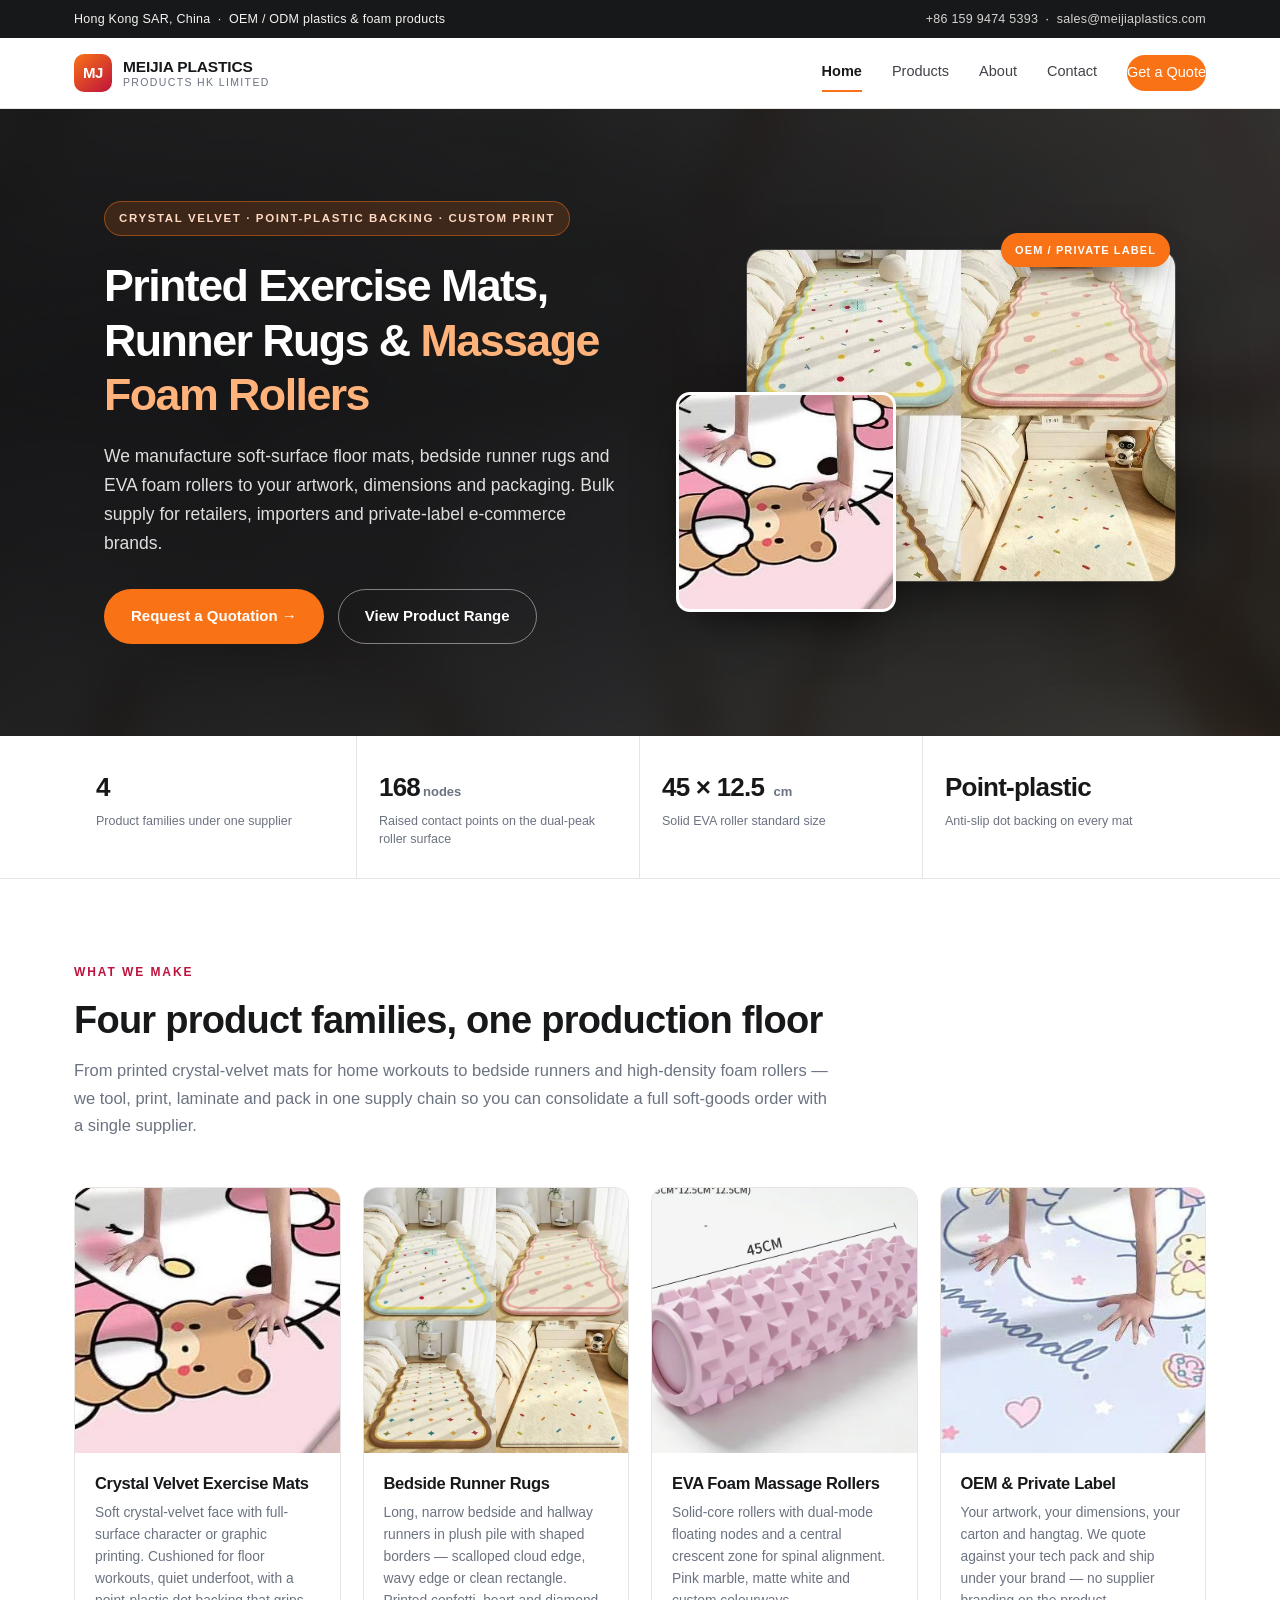
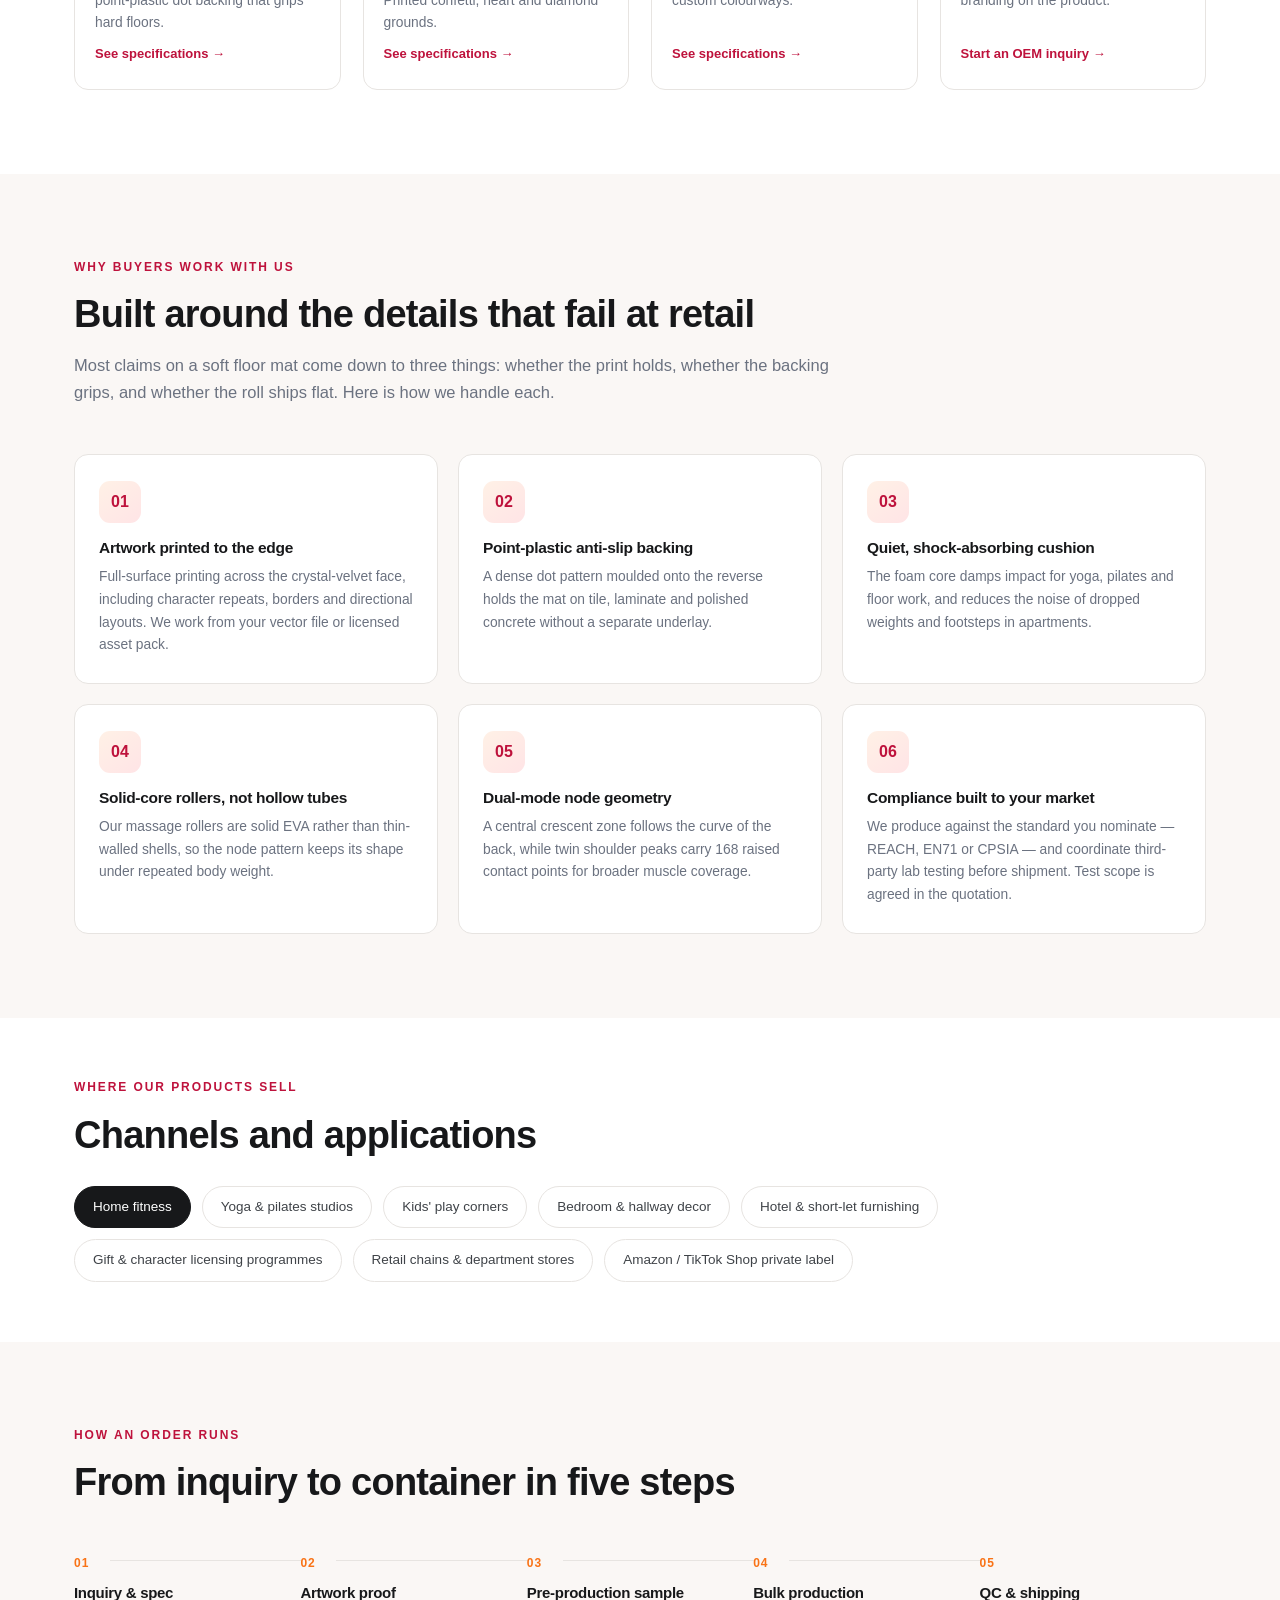
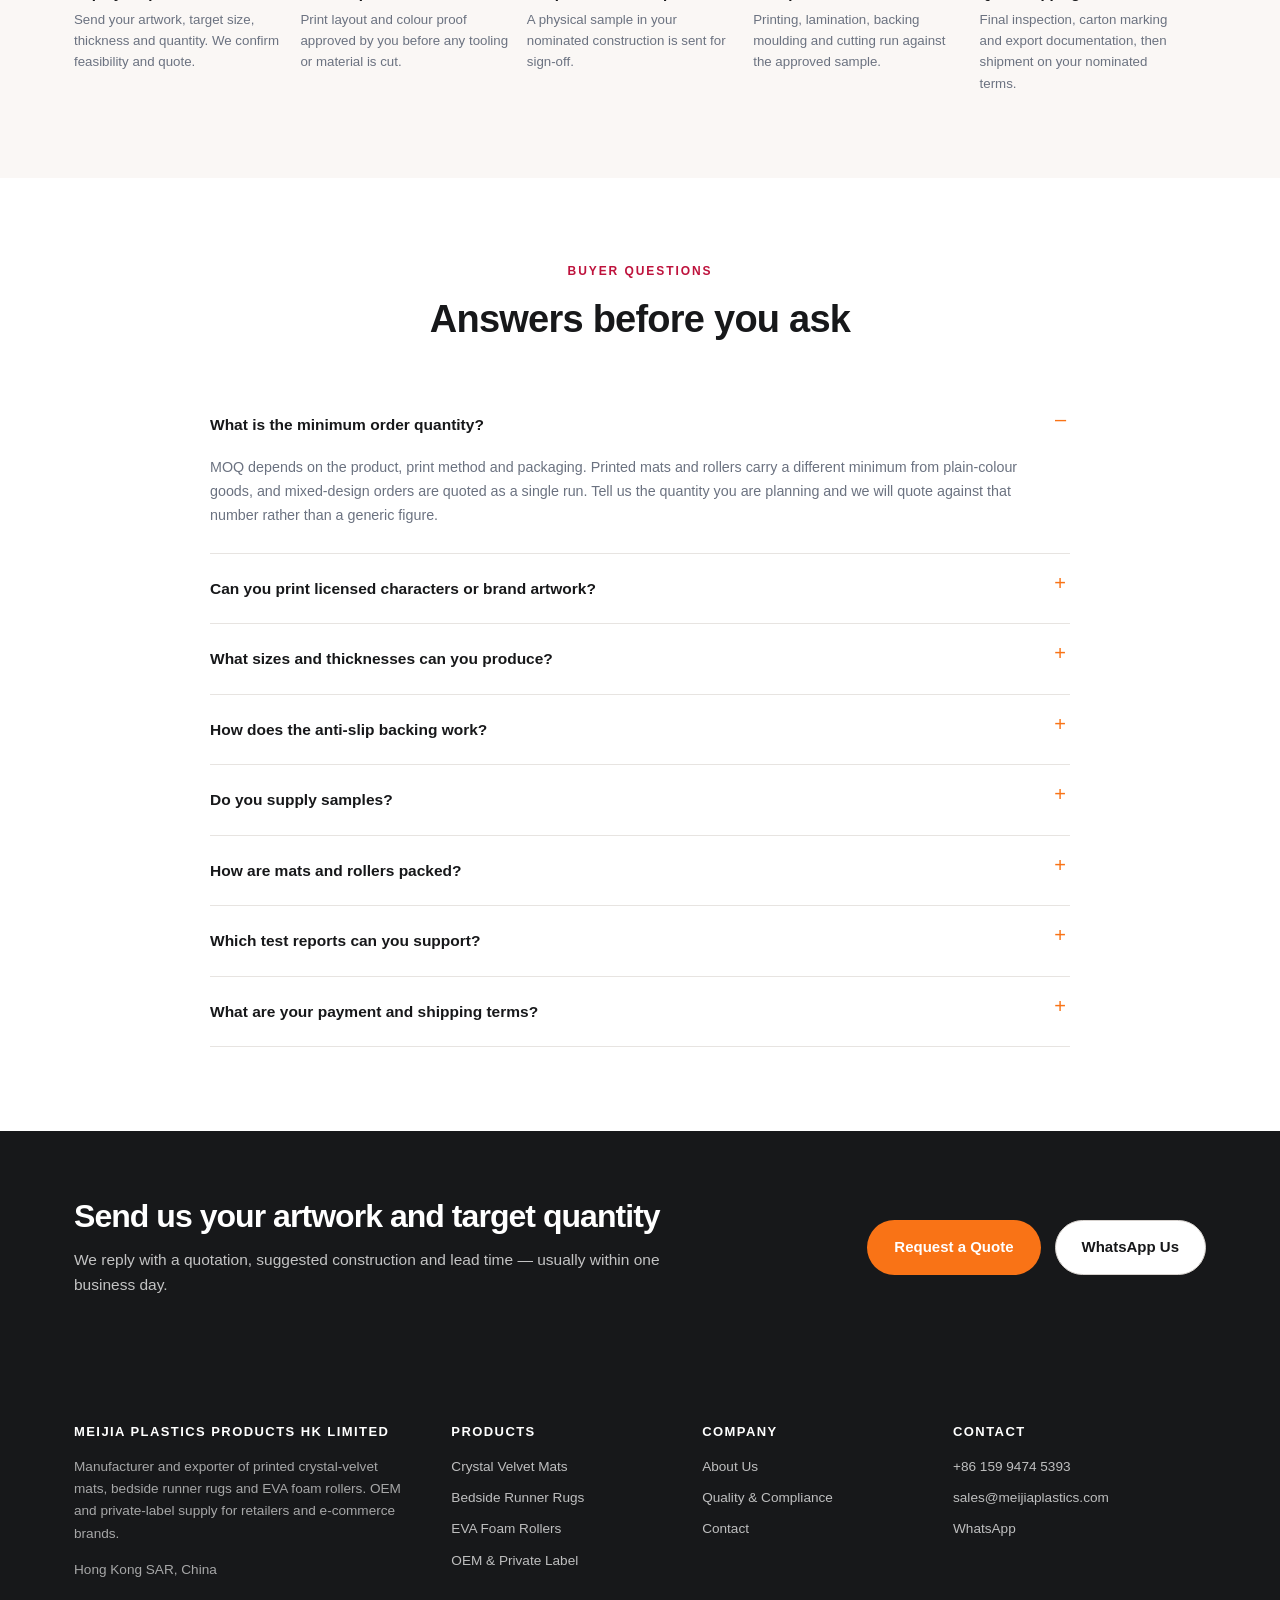
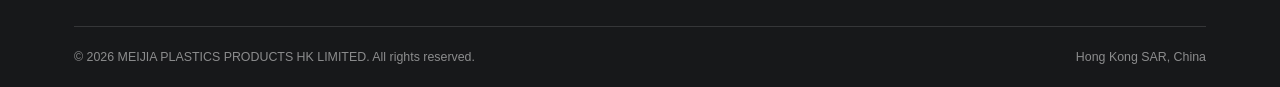
<file: index.html>
<!DOCTYPE html>
<html lang="en">
<head>
<meta charset="UTF-8">
<meta name="viewport" content="width=device-width, initial-scale=1">
<title>MEIJIA PLASTICS | Custom-Printed Exercise Mats, Runner Rugs & Foam Rollers Manufacturer</title>
<meta name="description" content="MEIJIA PLASTICS PRODUCTS HK LIMITED — Hong Kong based OEM/ODM manufacturer of crystal-velvet exercise mats, bedside runner rugs and EVA foam massage rollers. Custom printing, point-plastic anti-slip backing, private label packaging.">
<link rel="icon" href="data:image/svg+xml,%3Csvg xmlns='http://www.w3.org/2000/svg' viewBox='0 0 64 64'%3E%3Crect width='64' height='64' rx='14' fill='%23f97316'/%3E%3Ctext x='32' y='44' font-family='Helvetica,Arial' font-size='30' font-weight='bold' fill='white' text-anchor='middle'%3EM%3C/text%3E%3C/svg%3E">
<link rel="stylesheet" href="css/style.css">
</head>
<body>

<div class="topbar">
  <div class="wrap">
    <span>Hong Kong SAR, China &nbsp;·&nbsp; OEM / ODM plastics &amp; foam products</span>
    <span><a href="tel:+8615994745393">+86 159 9474 5393</a> &nbsp;·&nbsp; <a href="mailto:sales@meijiaplastics.com">sales@meijiaplastics.com</a></span>
  </div>
</div>

<header class="nav">
  <div class="wrap">
    <a class="brand" href="index.html">
      <span class="brand-mark">MJ</span>
      <span class="brand-text">
        <span class="brand-name">MEIJIA PLASTICS</span>
        <span class="brand-sub">Products HK Limited</span>
      </span>
    </a>
    <button class="nav-toggle" id="navToggle" aria-label="Toggle menu">☰</button>
    <nav class="nav-links" id="navLinks">
      <a href="index.html" class="active">Home</a>
      <a href="products.html">Products</a>
      <a href="about.html">About</a>
      <a href="contact.html">Contact</a>
      <a href="contact.html" class="nav-cta">Get a Quote</a>
    </nav>
  </div>
</header>

<!-- HERO -->
<section class="hero">
  <div class="hero-bg">
    <img src="images/runner-rug-set.jpg" alt="">
  </div>
  <div class="wrap">
    <div class="hero-grid">
      <div class="hero-inner">
        <span class="hero-badge">Crystal velvet · Point-plastic backing · Custom print</span>
        <h1>Printed Exercise Mats, Runner Rugs &amp; <span>Massage Foam Rollers</span></h1>
        <p class="lead">
          We manufacture soft-surface floor mats, bedside runner rugs and EVA foam rollers to your
          artwork, dimensions and packaging. Bulk supply for retailers, importers and private-label
          e-commerce brands.
        </p>
        <div class="btn-row">
          <a class="btn btn-primary" href="contact.html">Request a Quotation →</a>
          <a class="btn btn-ghost" href="products.html">View Product Range</a>
        </div>
      </div>

      <div class="hero-stack">
        <div class="hs-main">
          <img src="images/runner-rug-set.jpg" alt="Four printed bedside runner rug designs">
        </div>
        <div class="hs-mini">
          <img src="images/mat-crystal-kitty.jpg" alt="Close-up of a printed crystal velvet exercise mat">
        </div>
        <span class="hs-tag">OEM / Private label</span>
      </div>
    </div>
  </div>
</section>

<!-- STATS -->
<div class="stats">
  <div class="wrap">
    <div class="stat">
      <div class="stat-num">4</div>
      <div class="stat-label">Product families under one supplier</div>
    </div>
    <div class="stat">
      <div class="stat-num">168<small>nodes</small></div>
      <div class="stat-label">Raised contact points on the dual-peak roller surface</div>
    </div>
    <div class="stat">
      <div class="stat-num">45 × 12.5 <small>cm</small></div>
      <div class="stat-label">Solid EVA roller standard size</div>
    </div>
    <div class="stat">
      <div class="stat-num">Point-plastic</div>
      <div class="stat-label">Anti-slip dot backing on every mat</div>
    </div>
  </div>
</div>

<!-- PRODUCTS -->
<section class="section" id="products">
  <div class="wrap">
    <div class="section-head">
      <div class="eyebrow">What We Make</div>
      <h2>Four product families, one production floor</h2>
      <p>From printed crystal-velvet mats for home workouts to bedside runners and high-density
        foam rollers — we tool, print, laminate and pack in one supply chain so you can consolidate
        a full soft-goods order with a single supplier.</p>
    </div>

    <div class="grid-4">
      <article class="pcard">
        <div class="pcard-img"><img src="images/mat-crystal-kitty.jpg" alt="Crystal velvet printed exercise mat, pink character design"></div>
        <div class="pcard-body">
          <h3>Crystal Velvet Exercise Mats</h3>
          <p>Soft crystal-velvet face with full-surface character or graphic printing. Cushioned
            for floor workouts, quiet underfoot, with a point-plastic dot backing that grips
            hard floors.</p>
          <a class="pcard-link" href="products.html#mats">See specifications →</a>
        </div>
      </article>

      <article class="pcard">
        <div class="pcard-img"><img src="images/runner-rug-set.jpg" alt="Bedside runner rugs in four printed designs"></div>
        <div class="pcard-body">
          <h3>Bedside Runner Rugs</h3>
          <p>Long, narrow bedside and hallway runners in plush pile with shaped borders — scalloped
            cloud edge, wavy edge or clean rectangle. Printed confetti, heart and diamond grounds.</p>
          <a class="pcard-link" href="products.html#runners">See specifications →</a>
        </div>
      </article>

      <article class="pcard">
        <div class="pcard-img"><img src="images/roller-pink-45cm.jpg" alt="Solid pink spiked EVA foam roller, 45 cm"></div>
        <div class="pcard-body">
          <h3>EVA Foam Massage Rollers</h3>
          <p>Solid-core rollers with dual-mode floating nodes and a central crescent zone for
            spinal alignment. Pink marble, matte white and custom colourways.</p>
          <a class="pcard-link" href="products.html#rollers">See specifications →</a>
        </div>
      </article>

      <article class="pcard">
        <div class="pcard-img"><img src="images/mat-crystal-cinnamoroll.jpg" alt="Custom printed mat artwork produced to a buyer's own design"></div>
        <div class="pcard-body">
          <h3>OEM &amp; Private Label</h3>
          <p>Your artwork, your dimensions, your carton and hangtag. We quote against your tech
            pack and ship under your brand — no supplier branding on the product.</p>
          <a class="pcard-link" href="contact.html">Start an OEM inquiry →</a>
        </div>
      </article>
    </div>
  </div>
</section>

<!-- ADVANTAGES -->
<section class="section section--soft">
  <div class="wrap">
    <div class="section-head">
      <div class="eyebrow">Why Buyers Work With Us</div>
      <h2>Built around the details that fail at retail</h2>
      <p>Most claims on a soft floor mat come down to three things: whether the print holds,
        whether the backing grips, and whether the roll ships flat. Here is how we handle each.</p>
    </div>

    <div class="adv">
      <div class="adv-item">
        <div class="adv-icon">01</div>
        <h3>Artwork printed to the edge</h3>
        <p>Full-surface printing across the crystal-velvet face, including character repeats,
          borders and directional layouts. We work from your vector file or licensed asset pack.</p>
      </div>
      <div class="adv-item">
        <div class="adv-icon">02</div>
        <h3>Point-plastic anti-slip backing</h3>
        <p>A dense dot pattern moulded onto the reverse holds the mat on tile, laminate and
          polished concrete without a separate underlay.</p>
      </div>
      <div class="adv-item">
        <div class="adv-icon">03</div>
        <h3>Quiet, shock-absorbing cushion</h3>
        <p>The foam core damps impact for yoga, pilates and floor work, and reduces the noise
          of dropped weights and footsteps in apartments.</p>
      </div>
      <div class="adv-item">
        <div class="adv-icon">04</div>
        <h3>Solid-core rollers, not hollow tubes</h3>
        <p>Our massage rollers are solid EVA rather than thin-walled shells, so the node pattern
          keeps its shape under repeated body weight.</p>
      </div>
      <div class="adv-item">
        <div class="adv-icon">05</div>
        <h3>Dual-mode node geometry</h3>
        <p>A central crescent zone follows the curve of the back, while twin shoulder peaks carry
          168 raised contact points for broader muscle coverage.</p>
      </div>
      <div class="adv-item">
        <div class="adv-icon">06</div>
        <h3>Compliance built to your market</h3>
        <p>We produce against the standard you nominate — REACH, EN71 or CPSIA — and coordinate
          third-party lab testing before shipment. Test scope is agreed in the quotation.</p>
      </div>
    </div>
  </div>
</section>

<!-- APPLICATIONS -->
<section class="section section--tight">
  <div class="wrap">
    <div class="section-head" style="margin-bottom:28px">
      <div class="eyebrow">Where Our Products Sell</div>
      <h2>Channels and applications</h2>
    </div>
    <div class="chips">
      <span class="chip chip--dark">Home fitness</span>
      <span class="chip">Yoga &amp; pilates studios</span>
      <span class="chip">Kids' play corners</span>
      <span class="chip">Bedroom &amp; hallway decor</span>
      <span class="chip">Hotel &amp; short-let furnishing</span>
      <span class="chip">Gift &amp; character licensing programmes</span>
      <span class="chip">Retail chains &amp; department stores</span>
      <span class="chip">Amazon / TikTok Shop private label</span>
    </div>
  </div>
</section>

<!-- PROCESS -->
<section class="section section--soft">
  <div class="wrap">
    <div class="section-head">
      <div class="eyebrow">How an Order Runs</div>
      <h2>From inquiry to container in five steps</h2>
    </div>
    <div class="steps">
      <div class="step">
        <h3>Inquiry &amp; spec</h3>
        <p>Send your artwork, target size, thickness and quantity. We confirm feasibility and
          quote.</p>
      </div>
      <div class="step">
        <h3>Artwork proof</h3>
        <p>Print layout and colour proof approved by you before any tooling or material is cut.</p>
      </div>
      <div class="step">
        <h3>Pre-production sample</h3>
        <p>A physical sample in your nominated construction is sent for sign-off.</p>
      </div>
      <div class="step">
        <h3>Bulk production</h3>
        <p>Printing, lamination, backing moulding and cutting run against the approved sample.</p>
      </div>
      <div class="step">
        <h3>QC &amp; shipping</h3>
        <p>Final inspection, carton marking and export documentation, then shipment on your
          nominated terms.</p>
      </div>
    </div>
  </div>
</section>

<!-- FAQ -->
<section class="section">
  <div class="wrap">
    <div class="section-head" style="text-align:center;margin-left:auto;margin-right:auto">
      <div class="eyebrow">Buyer Questions</div>
      <h2>Answers before you ask</h2>
    </div>
    <div class="faq">
      <details open>
        <summary>What is the minimum order quantity?</summary>
        <p>MOQ depends on the product, print method and packaging. Printed mats and rollers carry
          a different minimum from plain-colour goods, and mixed-design orders are quoted as a
          single run. Tell us the quantity you are planning and we will quote against that number
          rather than a generic figure.</p>
      </details>
      <details>
        <summary>Can you print licensed characters or brand artwork?</summary>
        <p>We print to customer-supplied files. Where artwork contains a third-party character,
          logo or trademark, we ask for written authorisation from the rights holder before
          production. This protects both your business and ours at customs and at retail.</p>
      </details>
      <details>
        <summary>What sizes and thicknesses can you produce?</summary>
        <p>Exercise mats, runners and rollers are all made to your dimensions. Standard roller
          size is 45 × 12.5 cm diameter in solid EVA; mats and runners are quoted per size and
          thickness from your tech pack.</p>
      </details>
      <details>
        <summary>How does the anti-slip backing work?</summary>
        <p>The reverse carries a moulded point-plastic dot pattern. The dots compress slightly
          under body weight and create friction against hard flooring, so the mat stays put on
          tile and laminate without an extra grip layer.</p>
      </details>
      <details>
        <summary>Do you supply samples?</summary>
        <p>Yes. Stock samples of existing constructions can be sent for evaluation, and a
          pre-production sample in your own artwork is made after the order is confirmed. Sample
          cost and courier terms are stated in the quotation.</p>
      </details>
      <details>
        <summary>How are mats and rollers packed?</summary>
        <p>Mats are rolled with a paper or film wrap and packed in printed cartons or poly bags
          per your requirement; rollers are cartoned individually or in pairs. Retail-ready
          packaging with barcodes, hangtags and Amazon FNSKU labels can be arranged.</p>
      </details>
      <details>
        <summary>Which test reports can you support?</summary>
        <p>We produce to the standard you nominate — commonly REACH for the EU, EN71 for toys and
          children's items, and CPSIA for the United States — and coordinate testing through
          third-party laboratories. The exact test scope is agreed and written into the quotation
          before production.</p>
      </details>
      <details>
        <summary>What are your payment and shipping terms?</summary>
        <p>Terms are set per order based on quantity and whether tooling is involved. We ship FOB
          from South China ports and can quote CIF or DDP on request. Full terms are confirmed in
          the proforma invoice.</p>
      </details>
    </div>
  </div>
</section>

<!-- CTA -->
<section class="cta-band">
  <div class="wrap">
    <div>
      <h2>Send us your artwork and target quantity</h2>
      <p>We reply with a quotation, suggested construction and lead time — usually within one
        business day.</p>
    </div>
    <div class="btn-row">
      <a class="btn btn-primary" href="contact.html">Request a Quote</a>
      <a class="btn btn-ghost" href="https://wa.me/8615994745393" target="_blank" rel="noopener">WhatsApp Us</a>
    </div>
  </div>
</section>

<footer>
  <div class="wrap">
    <div class="f-grid">
      <div>
        <h4>MEIJIA PLASTICS PRODUCTS HK LIMITED</h4>
        <p style="color:rgba(255,255,255,.62);margin-bottom:14px">
          Manufacturer and exporter of printed crystal-velvet mats, bedside runner rugs and EVA
          foam rollers. OEM and private-label supply for retailers and e-commerce brands.
        </p>
        <p style="color:rgba(255,255,255,.62)">Hong Kong SAR, China</p>
      </div>
      <div>
        <h4>Products</h4>
        <ul>
          <li><a href="products.html#mats">Crystal Velvet Mats</a></li>
          <li><a href="products.html#runners">Bedside Runner Rugs</a></li>
          <li><a href="products.html#rollers">EVA Foam Rollers</a></li>
          <li><a href="products.html#oem">OEM &amp; Private Label</a></li>
        </ul>
      </div>
      <div>
        <h4>Company</h4>
        <ul>
          <li><a href="about.html">About Us</a></li>
          <li><a href="about.html#quality">Quality &amp; Compliance</a></li>
          <li><a href="contact.html">Contact</a></li>
        </ul>
      </div>
      <div>
        <h4>Contact</h4>
        <ul>
          <li><a href="tel:+8615994745393">+86 159 9474 5393</a></li>
          <li><a href="mailto:sales@meijiaplastics.com">sales@meijiaplastics.com</a></li>
          <li><a href="https://wa.me/8615994745393" target="_blank" rel="noopener">WhatsApp</a></li>
        </ul>
      </div>
    </div>
    <div class="f-bottom">
      <span>© <span id="year">2026</span> MEIJIA PLASTICS PRODUCTS HK LIMITED. All rights reserved.</span>
      <span>Hong Kong SAR, China</span>
    </div>
  </div>
</footer>

<script src="js/main.js"></script>
</body>
</html>
</file>
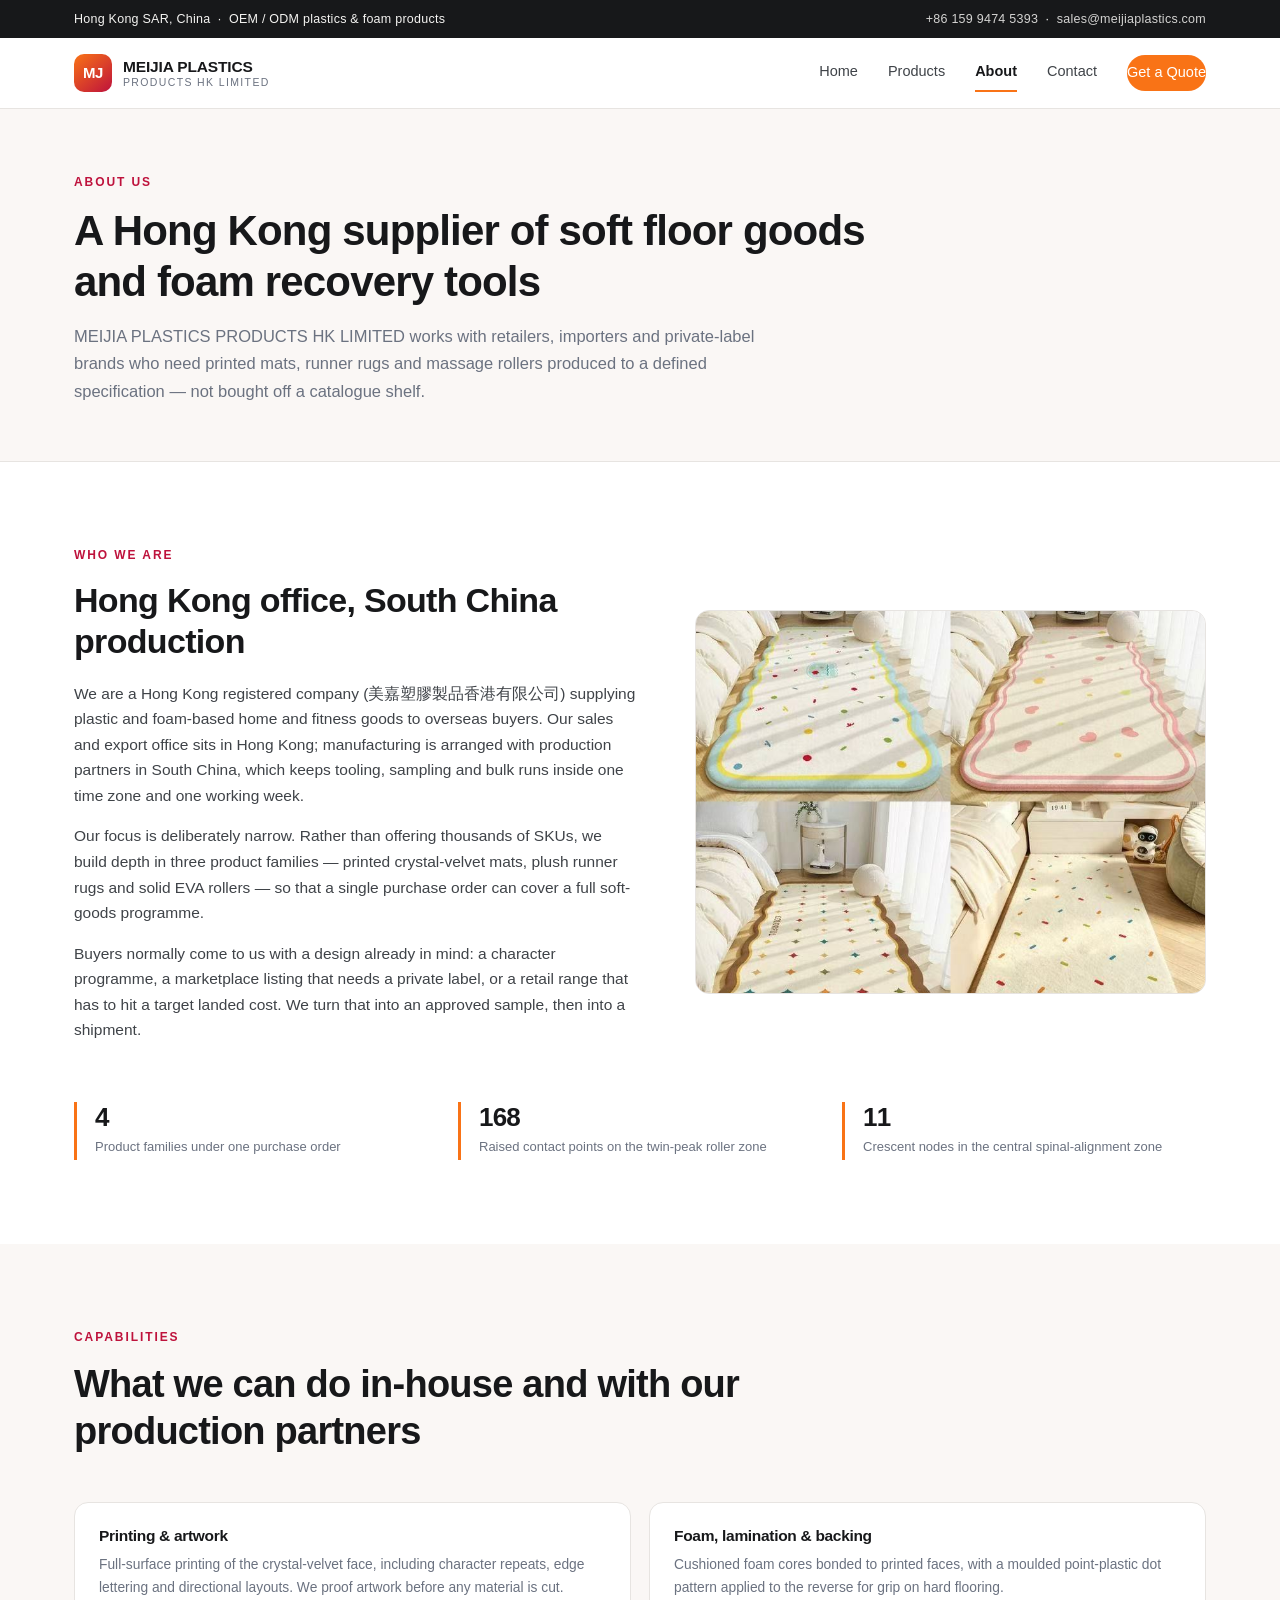
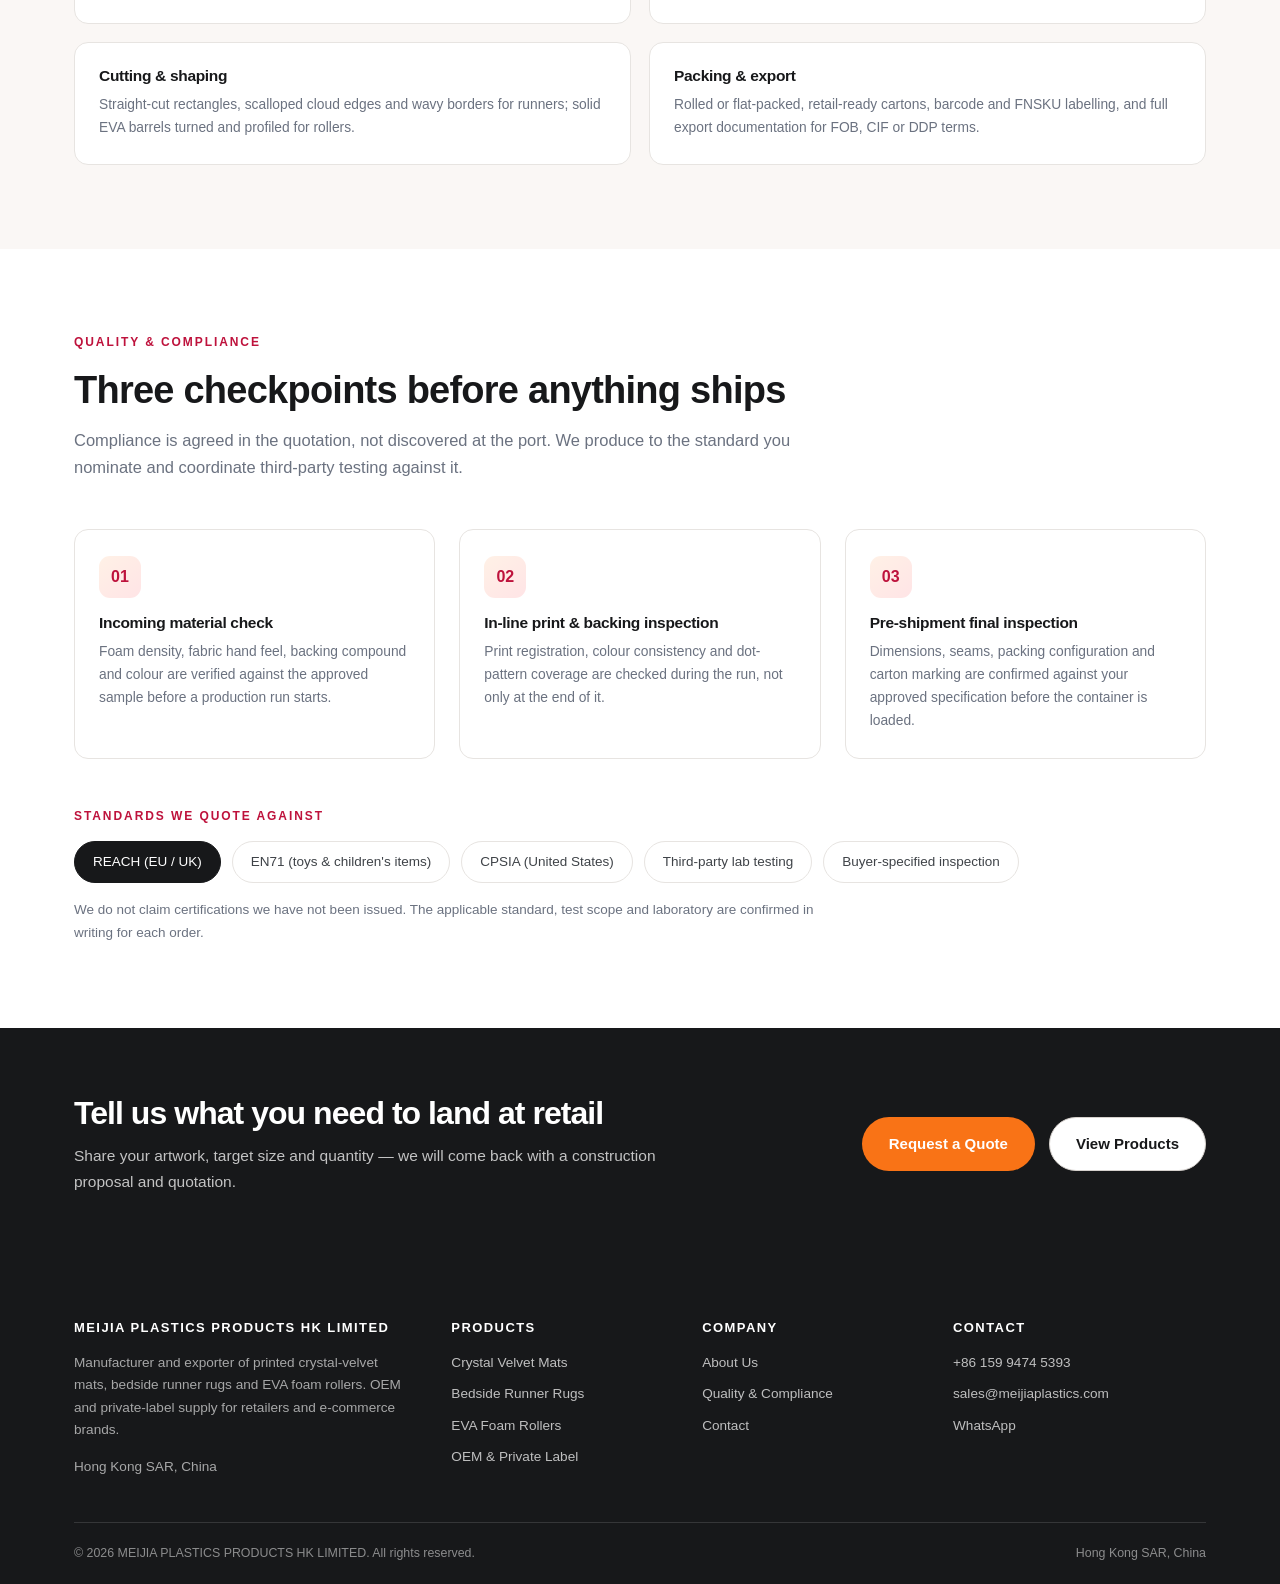
<file: about.html>
<!DOCTYPE html>
<html lang="en">
<head>
<meta charset="UTF-8">
<meta name="viewport" content="width=device-width, initial-scale=1">
<title>About Us | MEIJIA PLASTICS PRODUCTS HK LIMITED</title>
<meta name="description" content="MEIJIA PLASTICS PRODUCTS HK LIMITED is a Hong Kong based supplier of printed crystal-velvet mats, bedside runner rugs and solid EVA foam rollers, producing to buyer specification with OEM and private-label support.">
<link rel="icon" href="data:image/svg+xml,%3Csvg xmlns='http://www.w3.org/2000/svg' viewBox='0 0 64 64'%3E%3Crect width='64' height='64' rx='14' fill='%23f97316'/%3E%3Ctext x='32' y='44' font-family='Helvetica,Arial' font-size='30' font-weight='bold' fill='white' text-anchor='middle'%3EM%3C/text%3E%3C/svg%3E">
<link rel="stylesheet" href="css/style.css">
</head>
<body>

<div class="topbar">
  <div class="wrap">
    <span>Hong Kong SAR, China &nbsp;·&nbsp; OEM / ODM plastics &amp; foam products</span>
    <span><a href="tel:+8615994745393">+86 159 9474 5393</a> &nbsp;·&nbsp; <a href="mailto:sales@meijiaplastics.com">sales@meijiaplastics.com</a></span>
  </div>
</div>

<header class="nav">
  <div class="wrap">
    <a class="brand" href="index.html">
      <span class="brand-mark">MJ</span>
      <span class="brand-text">
        <span class="brand-name">MEIJIA PLASTICS</span>
        <span class="brand-sub">Products HK Limited</span>
      </span>
    </a>
    <button class="nav-toggle" id="navToggle" aria-label="Toggle menu">☰</button>
    <nav class="nav-links" id="navLinks">
      <a href="index.html">Home</a>
      <a href="products.html">Products</a>
      <a href="about.html" class="active">About</a>
      <a href="contact.html">Contact</a>
      <a href="contact.html" class="nav-cta">Get a Quote</a>
    </nav>
  </div>
</header>

<section class="page-hero">
  <div class="wrap">
    <div class="eyebrow">About Us</div>
    <h1>A Hong Kong supplier of soft floor goods and foam recovery tools</h1>
    <p>MEIJIA PLASTICS PRODUCTS HK LIMITED works with retailers, importers and private-label
      brands who need printed mats, runner rugs and massage rollers produced to a defined
      specification — not bought off a catalogue shelf.</p>
  </div>
</section>

<section class="section">
  <div class="wrap">
    <div class="split">
      <div>
        <div class="eyebrow">Who We Are</div>
        <h2>Hong Kong office, South China production</h2>
        <p>We are a Hong Kong registered company (美嘉塑膠製品香港有限公司) supplying plastic and
          foam-based home and fitness goods to overseas buyers. Our sales and export office sits
          in Hong Kong; manufacturing is arranged with production partners in South China, which
          keeps tooling, sampling and bulk runs inside one time zone and one working week.</p>
        <p>Our focus is deliberately narrow. Rather than offering thousands of SKUs, we build
          depth in three product families — printed crystal-velvet mats, plush runner rugs and
          solid EVA rollers — so that a single purchase order can cover a full soft-goods
          programme.</p>
        <p>Buyers normally come to us with a design already in mind: a character programme, a
          marketplace listing that needs a private label, or a retail range that has to hit a
          target landed cost. We turn that into an approved sample, then into a shipment.</p>
      </div>
      <div class="split-media">
        <img src="images/runner-rug-set.jpg" alt="Printed runner rug designs produced for retail programmes">
      </div>
    </div>

    <div class="numgrid">
      <div class="n"><b>4</b><span>Product families under one purchase order</span></div>
      <div class="n"><b>168</b><span>Raised contact points on the twin-peak roller zone</span></div>
      <div class="n"><b>11</b><span>Crescent nodes in the central spinal-alignment zone</span></div>
    </div>
  </div>
</section>

<section class="section section--soft">
  <div class="wrap">
    <div class="section-head">
      <div class="eyebrow">Capabilities</div>
      <h2>What we can do in-house and with our production partners</h2>
    </div>
    <div class="cap">
      <div class="cap-item">
        <h3>Printing &amp; artwork</h3>
        <p>Full-surface printing of the crystal-velvet face, including character repeats, edge
          lettering and directional layouts. We proof artwork before any material is cut.</p>
      </div>
      <div class="cap-item">
        <h3>Foam, lamination &amp; backing</h3>
        <p>Cushioned foam cores bonded to printed faces, with a moulded point-plastic dot pattern
          applied to the reverse for grip on hard flooring.</p>
      </div>
      <div class="cap-item">
        <h3>Cutting &amp; shaping</h3>
        <p>Straight-cut rectangles, scalloped cloud edges and wavy borders for runners; solid EVA
          barrels turned and profiled for rollers.</p>
      </div>
      <div class="cap-item">
        <h3>Packing &amp; export</h3>
        <p>Rolled or flat-packed, retail-ready cartons, barcode and FNSKU labelling, and full
          export documentation for FOB, CIF or DDP terms.</p>
      </div>
    </div>
  </div>
</section>

<section class="section" id="quality">
  <div class="wrap">
    <div class="section-head">
      <div class="eyebrow">Quality &amp; Compliance</div>
      <h2>Three checkpoints before anything ships</h2>
      <p>Compliance is agreed in the quotation, not discovered at the port. We produce to the
        standard you nominate and coordinate third-party testing against it.</p>
    </div>
    <div class="grid-3">
      <div class="adv-item">
        <div class="adv-icon">01</div>
        <h3>Incoming material check</h3>
        <p>Foam density, fabric hand feel, backing compound and colour are verified against the
          approved sample before a production run starts.</p>
      </div>
      <div class="adv-item">
        <div class="adv-icon">02</div>
        <h3>In-line print &amp; backing inspection</h3>
        <p>Print registration, colour consistency and dot-pattern coverage are checked during the
          run, not only at the end of it.</p>
      </div>
      <div class="adv-item">
        <div class="adv-icon">03</div>
        <h3>Pre-shipment final inspection</h3>
        <p>Dimensions, seams, packing configuration and carton marking are confirmed against your
          approved specification before the container is loaded.</p>
      </div>
    </div>

    <div style="margin-top:48px">
      <div class="eyebrow">Standards We Quote Against</div>
      <div class="chips">
        <span class="chip chip--dark">REACH (EU / UK)</span>
        <span class="chip">EN71 (toys &amp; children's items)</span>
        <span class="chip">CPSIA (United States)</span>
        <span class="chip">Third-party lab testing</span>
        <span class="chip">Buyer-specified inspection</span>
      </div>
      <p style="color:var(--muted);font-size:13.5px;margin-top:16px;max-width:760px">
        We do not claim certifications we have not been issued. The applicable standard, test
        scope and laboratory are confirmed in writing for each order.
      </p>
    </div>
  </div>
</section>

<section class="cta-band">
  <div class="wrap">
    <div>
      <h2>Tell us what you need to land at retail</h2>
      <p>Share your artwork, target size and quantity — we will come back with a construction
        proposal and quotation.</p>
    </div>
    <div class="btn-row">
      <a class="btn btn-primary" href="contact.html">Request a Quote</a>
      <a class="btn btn-ghost" href="products.html">View Products</a>
    </div>
  </div>
</section>

<footer>
  <div class="wrap">
    <div class="f-grid">
      <div>
        <h4>MEIJIA PLASTICS PRODUCTS HK LIMITED</h4>
        <p style="color:rgba(255,255,255,.62);margin-bottom:14px">
          Manufacturer and exporter of printed crystal-velvet mats, bedside runner rugs and EVA
          foam rollers. OEM and private-label supply for retailers and e-commerce brands.
        </p>
        <p style="color:rgba(255,255,255,.62)">Hong Kong SAR, China</p>
      </div>
      <div>
        <h4>Products</h4>
        <ul>
          <li><a href="products.html#mats">Crystal Velvet Mats</a></li>
          <li><a href="products.html#runners">Bedside Runner Rugs</a></li>
          <li><a href="products.html#rollers">EVA Foam Rollers</a></li>
          <li><a href="products.html#oem">OEM &amp; Private Label</a></li>
        </ul>
      </div>
      <div>
        <h4>Company</h4>
        <ul>
          <li><a href="about.html">About Us</a></li>
          <li><a href="about.html#quality">Quality &amp; Compliance</a></li>
          <li><a href="contact.html">Contact</a></li>
        </ul>
      </div>
      <div>
        <h4>Contact</h4>
        <ul>
          <li><a href="tel:+8615994745393">+86 159 9474 5393</a></li>
          <li><a href="mailto:sales@meijiaplastics.com">sales@meijiaplastics.com</a></li>
          <li><a href="https://wa.me/8615994745393" target="_blank" rel="noopener">WhatsApp</a></li>
        </ul>
      </div>
    </div>
    <div class="f-bottom">
      <span>© <span id="year">2026</span> MEIJIA PLASTICS PRODUCTS HK LIMITED. All rights reserved.</span>
      <span>Hong Kong SAR, China</span>
    </div>
  </div>
</footer>

<script src="js/main.js"></script>
</body>
</html>
</file>
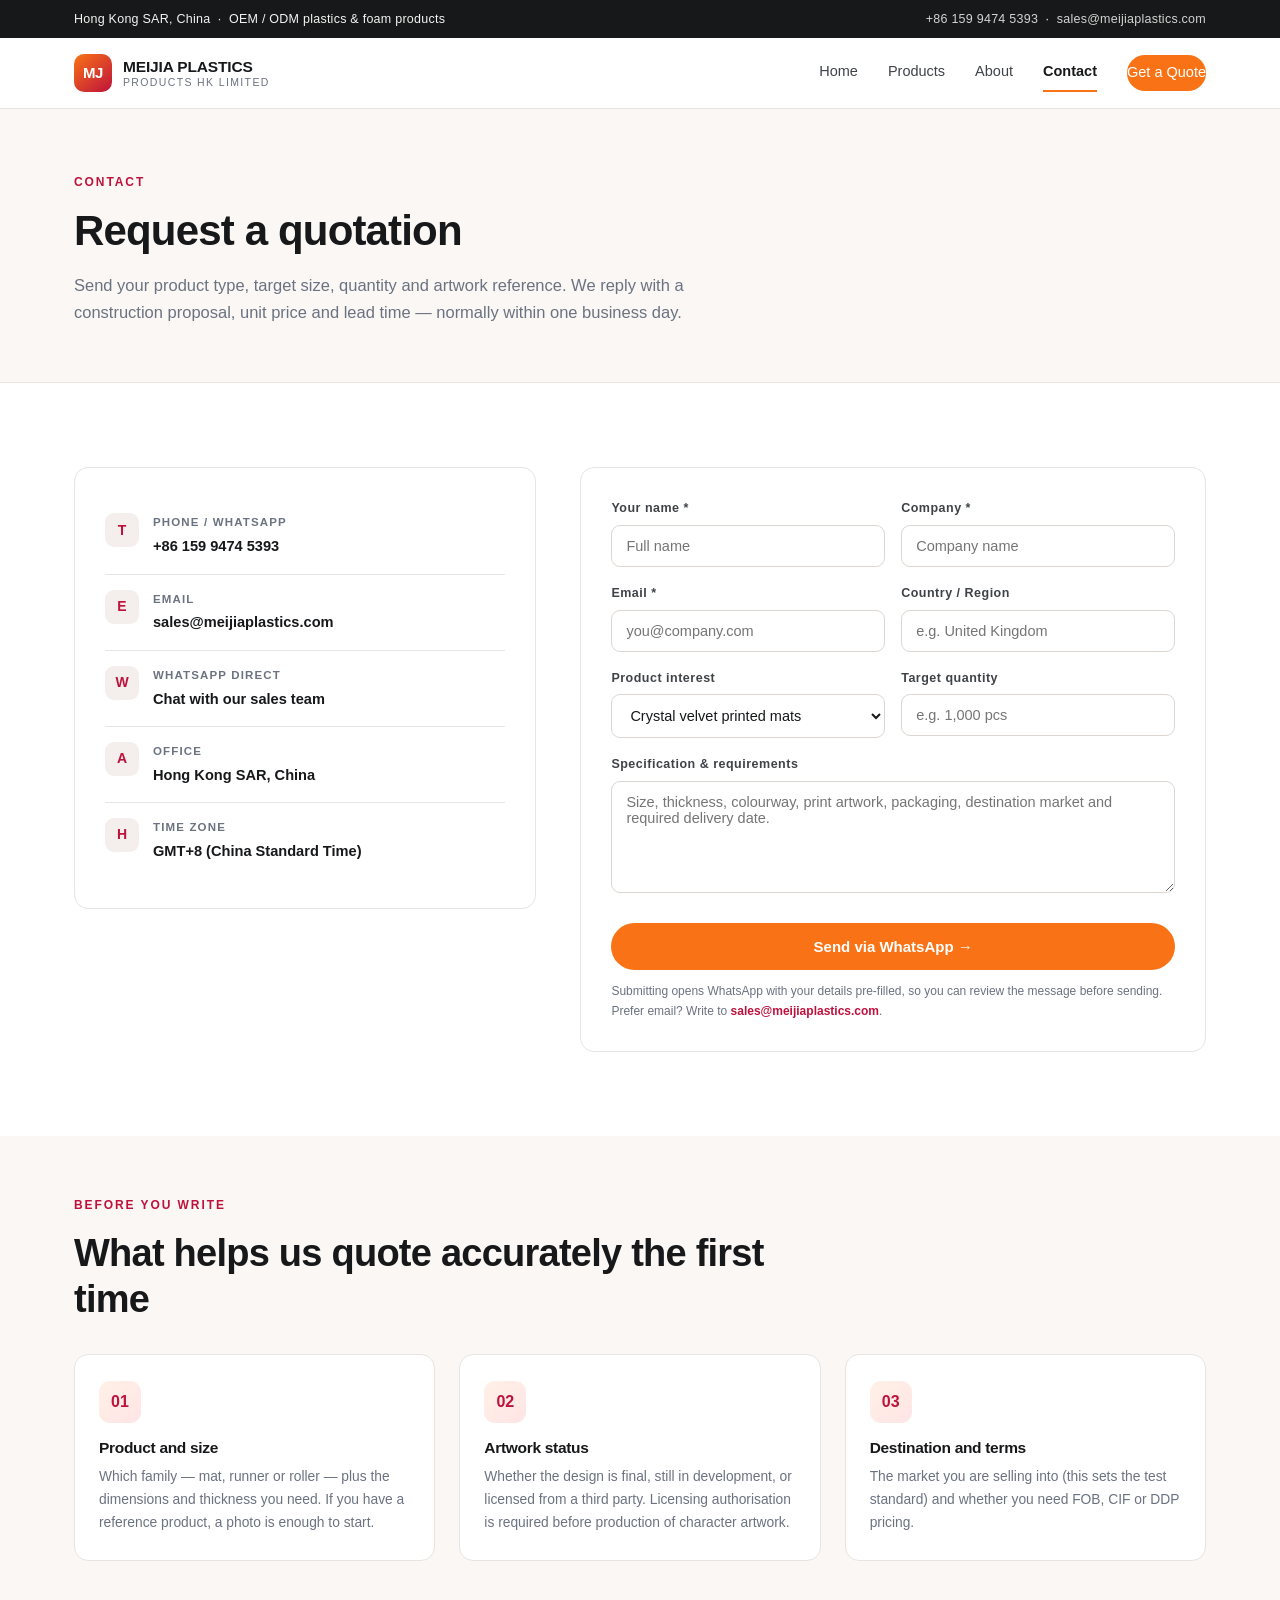
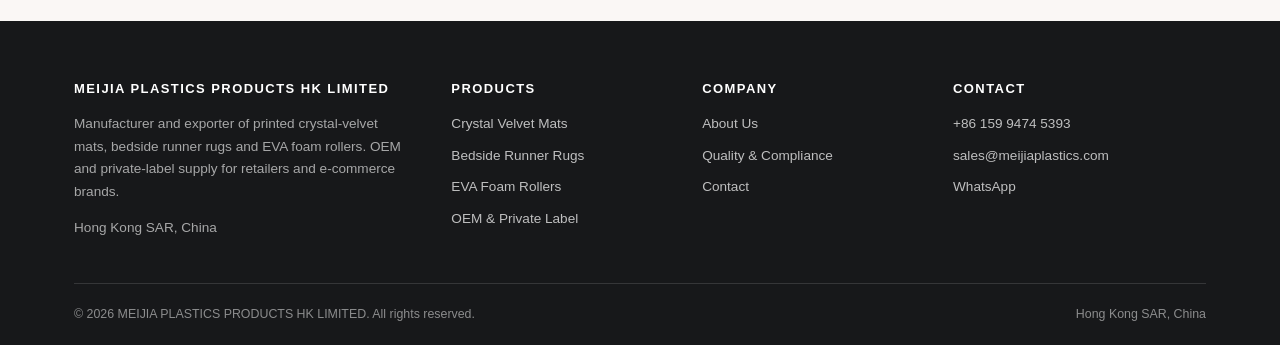
<file: contact.html>
<!DOCTYPE html>
<html lang="en">
<head>
<meta charset="UTF-8">
<meta name="viewport" content="width=device-width, initial-scale=1">
<title>Contact &amp; Quotation | MEIJIA PLASTICS PRODUCTS HK LIMITED</title>
<meta name="description" content="Request a quotation for printed crystal-velvet mats, bedside runner rugs or EVA foam rollers. Contact MEIJIA PLASTICS PRODUCTS HK LIMITED by phone, email or WhatsApp.">
<link rel="icon" href="data:image/svg+xml,%3Csvg xmlns='http://www.w3.org/2000/svg' viewBox='0 0 64 64'%3E%3Crect width='64' height='64' rx='14' fill='%23f97316'/%3E%3Ctext x='32' y='44' font-family='Helvetica,Arial' font-size='30' font-weight='bold' fill='white' text-anchor='middle'%3EM%3C/text%3E%3C/svg%3E">
<link rel="stylesheet" href="css/style.css">
</head>
<body>

<div class="topbar">
  <div class="wrap">
    <span>Hong Kong SAR, China &nbsp;·&nbsp; OEM / ODM plastics &amp; foam products</span>
    <span><a href="tel:+8615994745393">+86 159 9474 5393</a> &nbsp;·&nbsp; <a href="mailto:sales@meijiaplastics.com">sales@meijiaplastics.com</a></span>
  </div>
</div>

<header class="nav">
  <div class="wrap">
    <a class="brand" href="index.html">
      <span class="brand-mark">MJ</span>
      <span class="brand-text">
        <span class="brand-name">MEIJIA PLASTICS</span>
        <span class="brand-sub">Products HK Limited</span>
      </span>
    </a>
    <button class="nav-toggle" id="navToggle" aria-label="Toggle menu">☰</button>
    <nav class="nav-links" id="navLinks">
      <a href="index.html">Home</a>
      <a href="products.html">Products</a>
      <a href="about.html">About</a>
      <a href="contact.html" class="active">Contact</a>
      <a href="contact.html" class="nav-cta">Get a Quote</a>
    </nav>
  </div>
</header>

<section class="page-hero">
  <div class="wrap">
    <div class="eyebrow">Contact</div>
    <h1>Request a quotation</h1>
    <p>Send your product type, target size, quantity and artwork reference. We reply with a
      construction proposal, unit price and lead time — normally within one business day.</p>
  </div>
</section>

<section class="section">
  <div class="wrap">
    <div class="contact-grid">

      <div class="info-card">
        <div class="info-row">
          <div class="info-ico">T</div>
          <div>
            <div class="k">Phone / WhatsApp</div>
            <div class="v"><a href="tel:+8615994745393">+86 159 9474 5393</a></div>
          </div>
        </div>
        <div class="info-row">
          <div class="info-ico">E</div>
          <div>
            <div class="k">Email</div>
            <div class="v"><a href="mailto:sales@meijiaplastics.com">sales@meijiaplastics.com</a></div>
          </div>
        </div>
        <div class="info-row">
          <div class="info-ico">W</div>
          <div>
            <div class="k">WhatsApp direct</div>
            <div class="v"><a href="https://wa.me/8615994745393" target="_blank" rel="noopener">Chat with our sales team</a></div>
          </div>
        </div>
        <div class="info-row">
          <div class="info-ico">A</div>
          <div>
            <div class="k">Office</div>
            <div class="v">Hong Kong SAR, China</div>
          </div>
        </div>
        <div class="info-row">
          <div class="info-ico">H</div>
          <div>
            <div class="k">Time zone</div>
            <div class="v">GMT+8 (China Standard Time)</div>
          </div>
        </div>
      </div>

      <form class="quote" id="quoteForm">
        <div class="f-row">
          <div class="field">
            <label for="name">Your name *</label>
            <input type="text" id="name" name="name" required placeholder="Full name">
          </div>
          <div class="field">
            <label for="company">Company *</label>
            <input type="text" id="company" name="company" required placeholder="Company name">
          </div>
        </div>

        <div class="f-row">
          <div class="field">
            <label for="email">Email *</label>
            <input type="email" id="email" name="email" required placeholder="you@company.com">
          </div>
          <div class="field">
            <label for="country">Country / Region</label>
            <input type="text" id="country" name="country" placeholder="e.g. United Kingdom">
          </div>
        </div>

        <div class="f-row">
          <div class="field">
            <label for="product">Product interest</label>
            <select id="product" name="product">
              <option>Crystal velvet printed mats</option>
              <option>Bedside runner rugs</option>
              <option>EVA foam massage rollers</option>
              <option>OEM / private label — full range</option>
              <option>Other / not sure yet</option>
            </select>
          </div>
          <div class="field">
            <label for="qty">Target quantity</label>
            <input type="text" id="qty" name="qty" placeholder="e.g. 1,000 pcs">
          </div>
        </div>

        <div class="field">
          <label for="message">Specification &amp; requirements</label>
          <textarea id="message" name="message" placeholder="Size, thickness, colourway, print artwork, packaging, destination market and required delivery date."></textarea>
        </div>

        <button class="btn btn-primary" type="submit">Send via WhatsApp →</button>
        <p class="form-note">
          Submitting opens WhatsApp with your details pre-filled, so you can review the message
          before sending. Prefer email? Write to
          <a href="mailto:sales@meijiaplastics.com" style="color:var(--rose);font-weight:600">sales@meijiaplastics.com</a>.
        </p>
      </form>

    </div>
  </div>
</section>

<section class="section section--soft section--tight">
  <div class="wrap">
    <div class="section-head" style="margin-bottom:32px">
      <div class="eyebrow">Before You Write</div>
      <h2>What helps us quote accurately the first time</h2>
    </div>
    <div class="grid-3">
      <div class="adv-item">
        <div class="adv-icon">01</div>
        <h3>Product and size</h3>
        <p>Which family — mat, runner or roller — plus the dimensions and thickness you need.
          If you have a reference product, a photo is enough to start.</p>
      </div>
      <div class="adv-item">
        <div class="adv-icon">02</div>
        <h3>Artwork status</h3>
        <p>Whether the design is final, still in development, or licensed from a third party.
          Licensing authorisation is required before production of character artwork.</p>
      </div>
      <div class="adv-item">
        <div class="adv-icon">03</div>
        <h3>Destination and terms</h3>
        <p>The market you are selling into (this sets the test standard) and whether you need
          FOB, CIF or DDP pricing.</p>
      </div>
    </div>
  </div>
</section>

<footer>
  <div class="wrap">
    <div class="f-grid">
      <div>
        <h4>MEIJIA PLASTICS PRODUCTS HK LIMITED</h4>
        <p style="color:rgba(255,255,255,.62);margin-bottom:14px">
          Manufacturer and exporter of printed crystal-velvet mats, bedside runner rugs and EVA
          foam rollers. OEM and private-label supply for retailers and e-commerce brands.
        </p>
        <p style="color:rgba(255,255,255,.62)">Hong Kong SAR, China</p>
      </div>
      <div>
        <h4>Products</h4>
        <ul>
          <li><a href="products.html#mats">Crystal Velvet Mats</a></li>
          <li><a href="products.html#runners">Bedside Runner Rugs</a></li>
          <li><a href="products.html#rollers">EVA Foam Rollers</a></li>
          <li><a href="products.html#oem">OEM &amp; Private Label</a></li>
        </ul>
      </div>
      <div>
        <h4>Company</h4>
        <ul>
          <li><a href="about.html">About Us</a></li>
          <li><a href="about.html#quality">Quality &amp; Compliance</a></li>
          <li><a href="contact.html">Contact</a></li>
        </ul>
      </div>
      <div>
        <h4>Contact</h4>
        <ul>
          <li><a href="tel:+8615994745393">+86 159 9474 5393</a></li>
          <li><a href="mailto:sales@meijiaplastics.com">sales@meijiaplastics.com</a></li>
          <li><a href="https://wa.me/8615994745393" target="_blank" rel="noopener">WhatsApp</a></li>
        </ul>
      </div>
    </div>
    <div class="f-bottom">
      <span>© <span id="year">2026</span> MEIJIA PLASTICS PRODUCTS HK LIMITED. All rights reserved.</span>
      <span>Hong Kong SAR, China</span>
    </div>
  </div>
</footer>

<script src="js/main.js"></script>
</body>
</html>
</file>
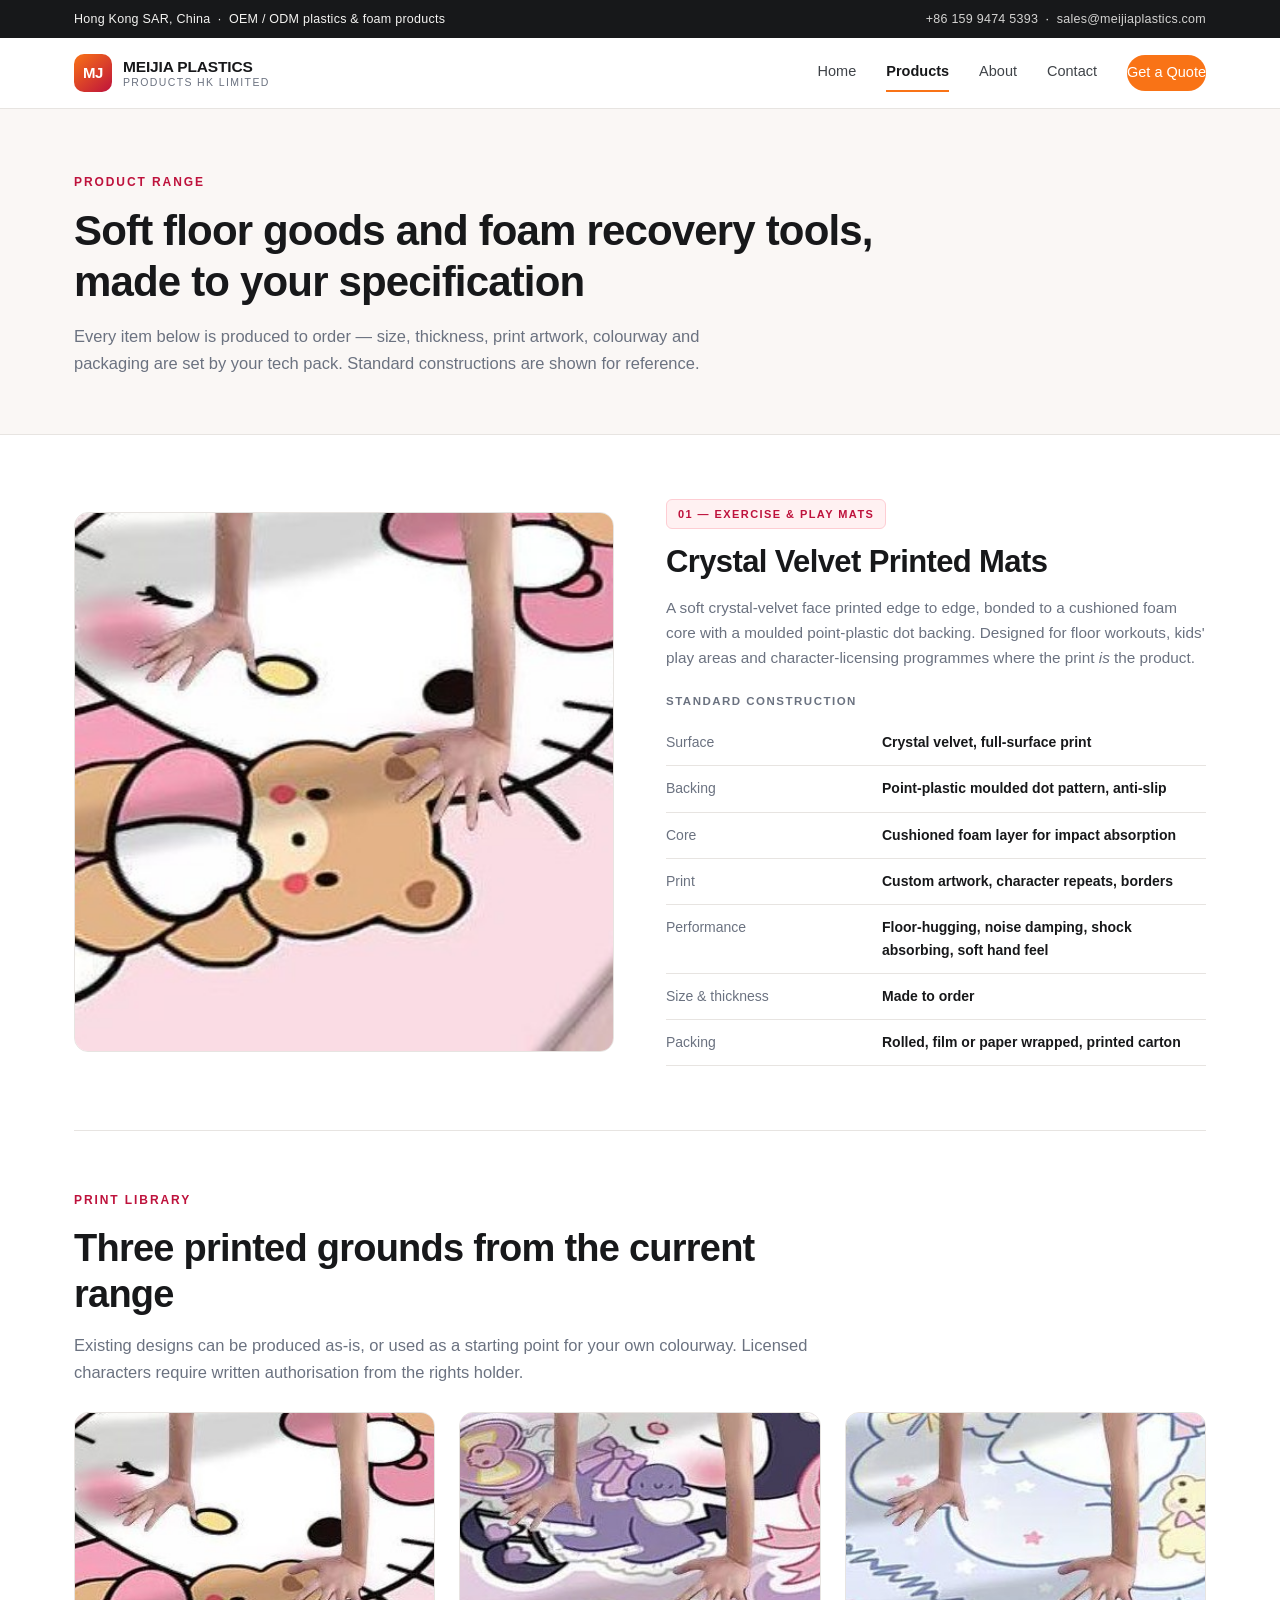
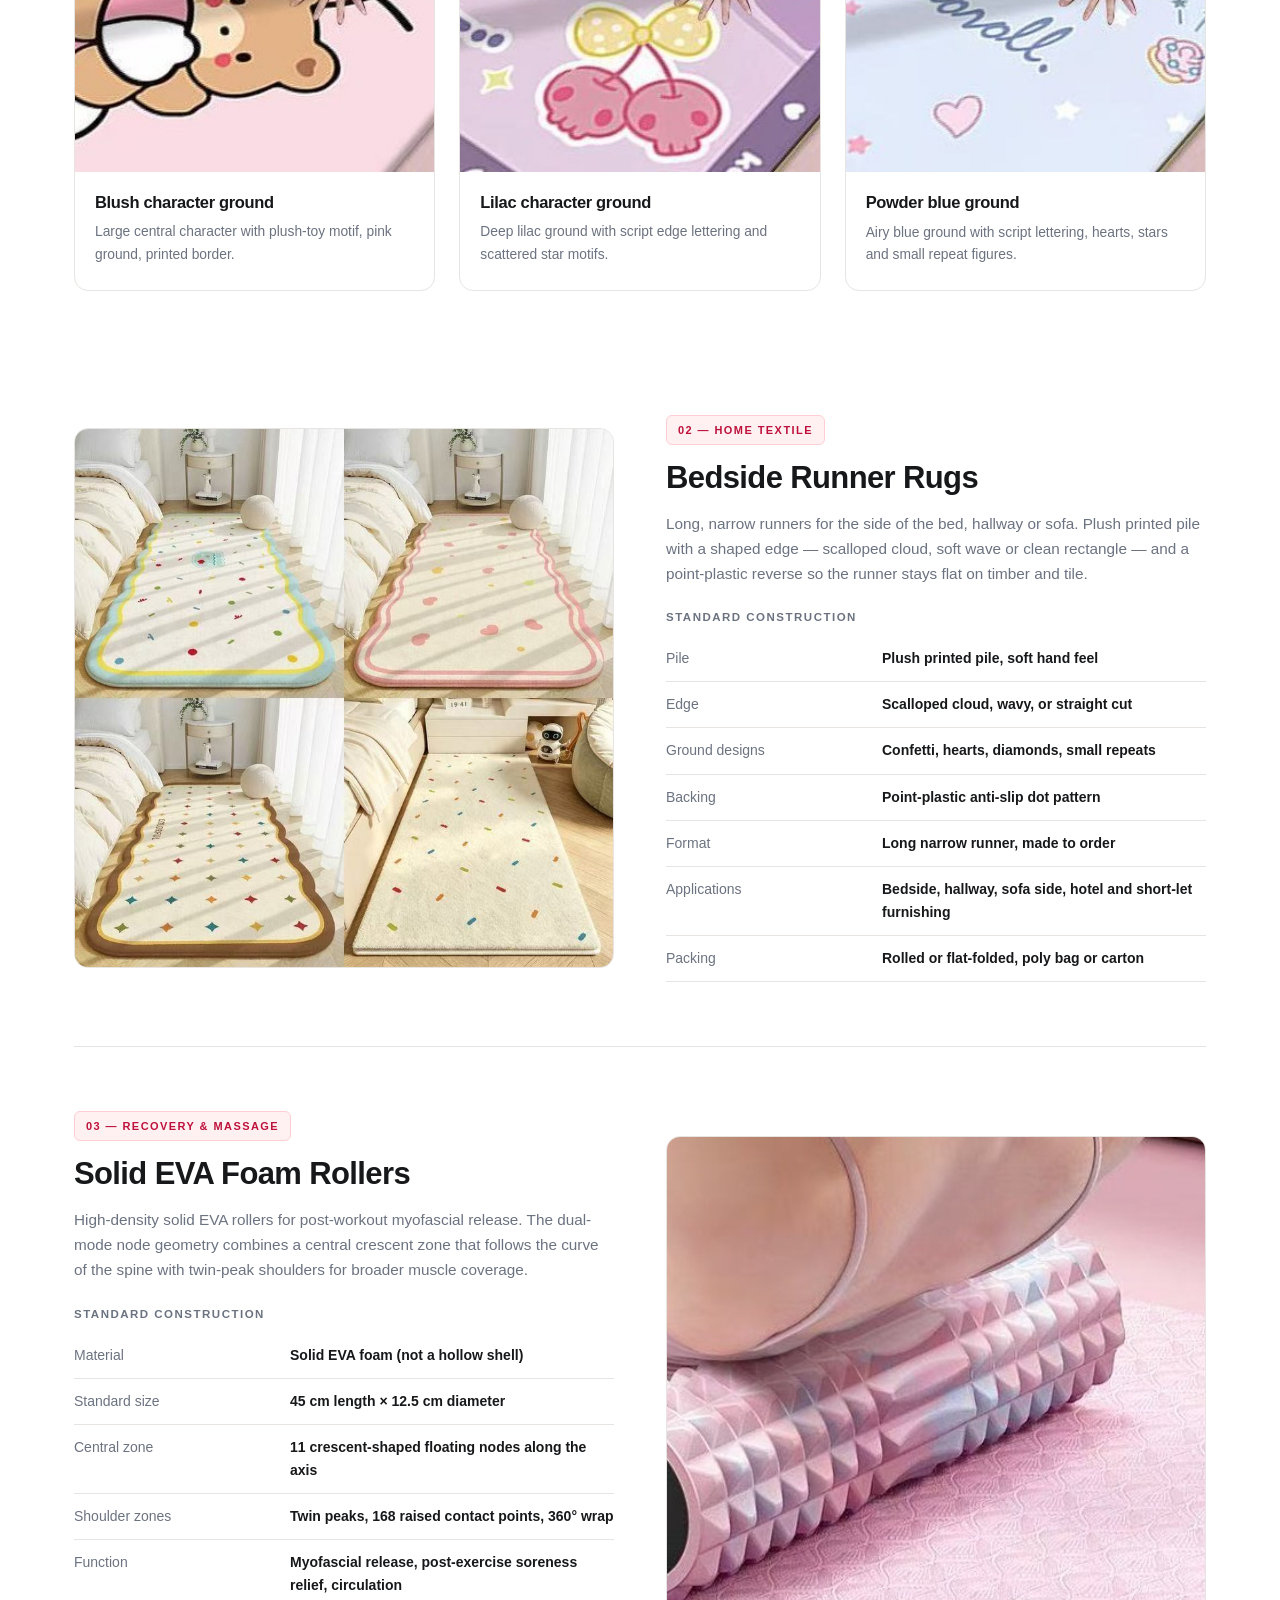
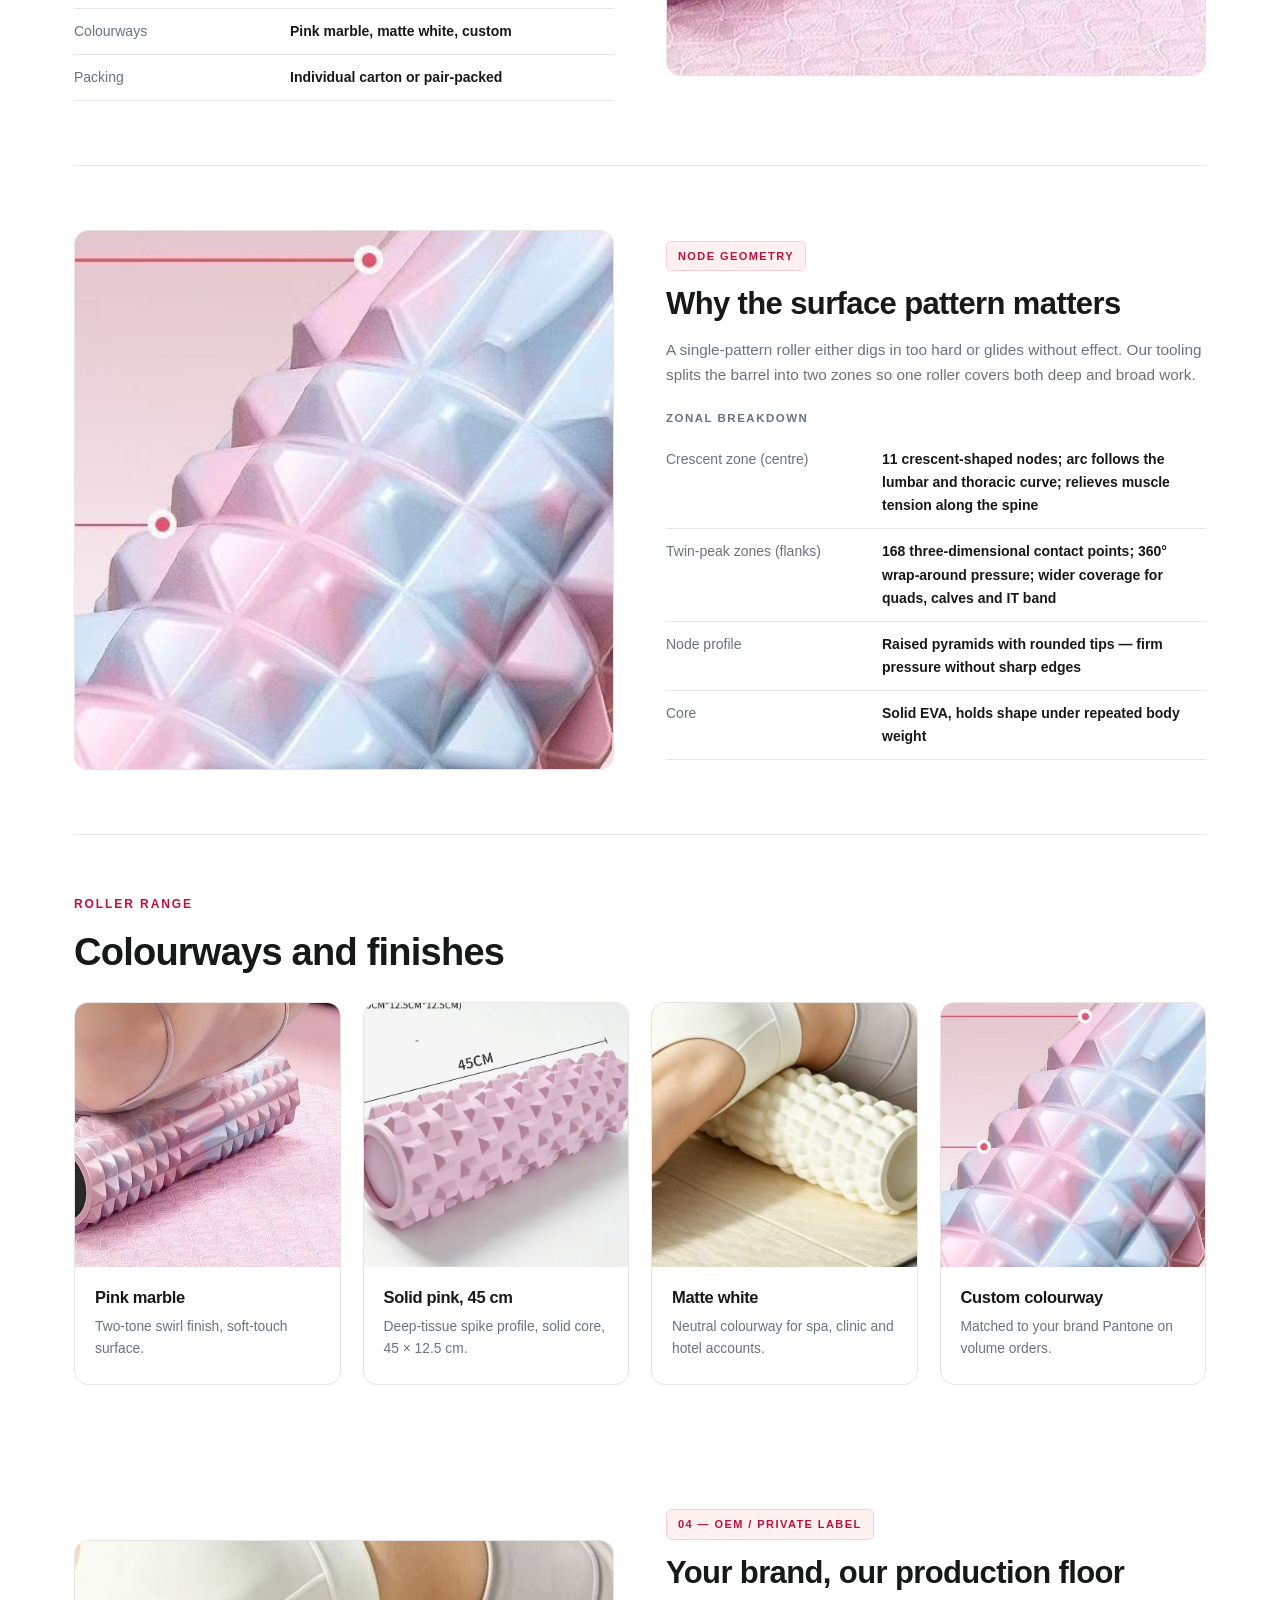
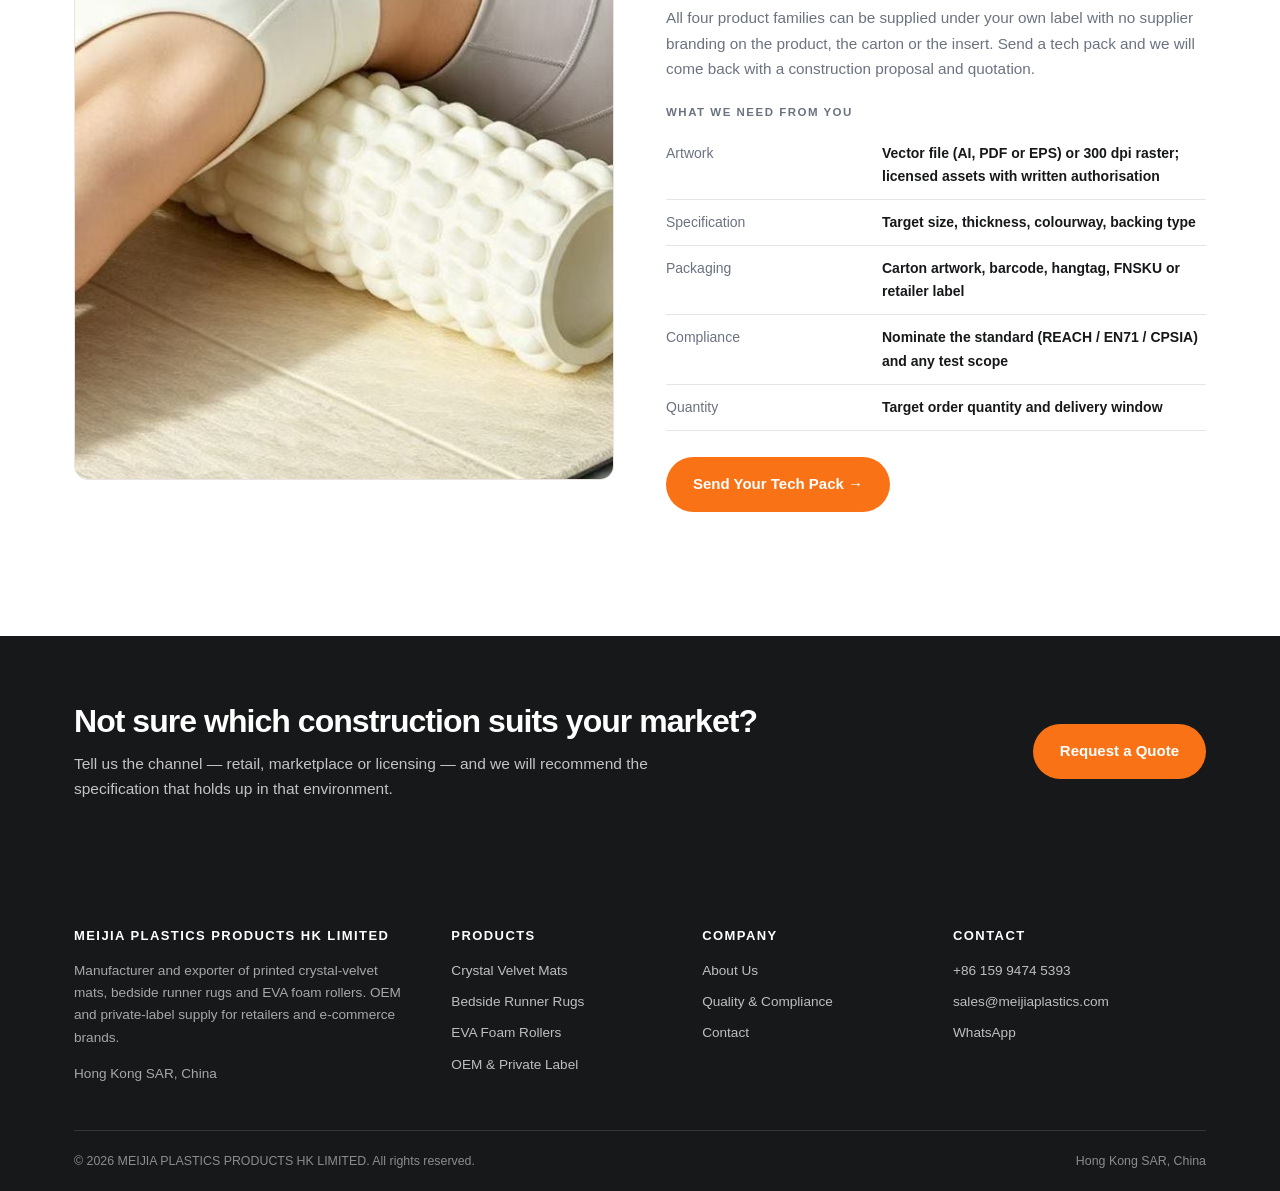
<file: products.html>
<!DOCTYPE html>
<html lang="en">
<head>
<meta charset="UTF-8">
<meta name="viewport" content="width=device-width, initial-scale=1">
<title>Products | Printed Exercise Mats, Runner Rugs &amp; Foam Rollers — MEIJIA PLASTICS</title>
<meta name="description" content="Product range: crystal-velvet printed exercise mats with point-plastic backing, bedside runner rugs in plush pile, and solid EVA foam massage rollers with dual-mode node geometry. Custom sizes, colours and private-label packaging.">
<link rel="icon" href="data:image/svg+xml,%3Csvg xmlns='http://www.w3.org/2000/svg' viewBox='0 0 64 64'%3E%3Crect width='64' height='64' rx='14' fill='%23f97316'/%3E%3Ctext x='32' y='44' font-family='Helvetica,Arial' font-size='30' font-weight='bold' fill='white' text-anchor='middle'%3EM%3C/text%3E%3C/svg%3E">
<link rel="stylesheet" href="css/style.css">
</head>
<body>

<div class="topbar">
  <div class="wrap">
    <span>Hong Kong SAR, China &nbsp;·&nbsp; OEM / ODM plastics &amp; foam products</span>
    <span><a href="tel:+8615994745393">+86 159 9474 5393</a> &nbsp;·&nbsp; <a href="mailto:sales@meijiaplastics.com">sales@meijiaplastics.com</a></span>
  </div>
</div>

<header class="nav">
  <div class="wrap">
    <a class="brand" href="index.html">
      <span class="brand-mark">MJ</span>
      <span class="brand-text">
        <span class="brand-name">MEIJIA PLASTICS</span>
        <span class="brand-sub">Products HK Limited</span>
      </span>
    </a>
    <button class="nav-toggle" id="navToggle" aria-label="Toggle menu">☰</button>
    <nav class="nav-links" id="navLinks">
      <a href="index.html">Home</a>
      <a href="products.html" class="active">Products</a>
      <a href="about.html">About</a>
      <a href="contact.html">Contact</a>
      <a href="contact.html" class="nav-cta">Get a Quote</a>
    </nav>
  </div>
</header>

<section class="page-hero">
  <div class="wrap">
    <div class="eyebrow">Product Range</div>
    <h1>Soft floor goods and foam recovery tools, made to your specification</h1>
    <p>Every item below is produced to order — size, thickness, print artwork, colourway and
      packaging are set by your tech pack. Standard constructions are shown for reference.</p>
  </div>
</section>

<div class="wrap">

  <!-- MATS -->
  <article class="model" id="mats">
    <div class="model-media">
      <img src="images/mat-crystal-kitty.jpg" alt="Crystal velvet printed exercise mat with character artwork and point-plastic dot backing">
    </div>
    <div>
      <span class="model-tag">01 — Exercise &amp; Play Mats</span>
      <h2>Crystal Velvet Printed Mats</h2>
      <p>A soft crystal-velvet face printed edge to edge, bonded to a cushioned foam core with a
        moulded point-plastic dot backing. Designed for floor workouts, kids' play areas and
        character-licensing programmes where the print <em>is</em> the product.</p>
      <table class="spec">
        <caption>Standard construction</caption>
        <tbody>
          <tr><th>Surface</th><td>Crystal velvet, full-surface print</td></tr>
          <tr><th>Backing</th><td>Point-plastic moulded dot pattern, anti-slip</td></tr>
          <tr><th>Core</th><td>Cushioned foam layer for impact absorption</td></tr>
          <tr><th>Print</th><td>Custom artwork, character repeats, borders</td></tr>
          <tr><th>Performance</th><td>Floor-hugging, noise damping, shock absorbing, soft hand feel</td></tr>
          <tr><th>Size &amp; thickness</th><td>Made to order</td></tr>
          <tr><th>Packing</th><td>Rolled, film or paper wrapped, printed carton</td></tr>
        </tbody>
      </table>
    </div>
  </article>

  <div class="section section--tight">
    <div class="section-head" style="margin-bottom:26px">
      <div class="eyebrow">Print Library</div>
      <h2>Three printed grounds from the current range</h2>
      <p>Existing designs can be produced as-is, or used as a starting point for your own
        colourway. Licensed characters require written authorisation from the rights holder.</p>
    </div>
    <div class="grid-3">
      <div class="pcard">
        <div class="pcard-img"><img src="images/mat-crystal-kitty.jpg" alt="Pink character print exercise mat"></div>
        <div class="pcard-body"><h3>Blush character ground</h3><p>Large central character with plush-toy
          motif, pink ground, printed border.</p></div>
      </div>
      <div class="pcard">
        <div class="pcard-img"><img src="images/mat-crystal-kuromi.jpg" alt="Purple character print exercise mat"></div>
        <div class="pcard-body"><h3>Lilac character ground</h3><p>Deep lilac ground with script edge
          lettering and scattered star motifs.</p></div>
      </div>
      <div class="pcard">
        <div class="pcard-img"><img src="images/mat-crystal-cinnamoroll.jpg" alt="Pale blue character print exercise mat"></div>
        <div class="pcard-body"><h3>Powder blue ground</h3><p>Airy blue ground with script lettering,
          hearts, stars and small repeat figures.</p></div>
      </div>
    </div>
  </div>

  <!-- RUNNERS -->
  <article class="model" id="runners">
    <div class="model-media">
      <img src="images/runner-rug-set.jpg" alt="Four bedside runner rug designs with scalloped, wavy and straight borders">
    </div>
    <div>
      <span class="model-tag">02 — Home Textile</span>
      <h2>Bedside Runner Rugs</h2>
      <p>Long, narrow runners for the side of the bed, hallway or sofa. Plush printed pile with a
        shaped edge — scalloped cloud, soft wave or clean rectangle — and a point-plastic reverse
        so the runner stays flat on timber and tile.</p>
      <table class="spec">
        <caption>Standard construction</caption>
        <tbody>
          <tr><th>Pile</th><td>Plush printed pile, soft hand feel</td></tr>
          <tr><th>Edge</th><td>Scalloped cloud, wavy, or straight cut</td></tr>
          <tr><th>Ground designs</th><td>Confetti, hearts, diamonds, small repeats</td></tr>
          <tr><th>Backing</th><td>Point-plastic anti-slip dot pattern</td></tr>
          <tr><th>Format</th><td>Long narrow runner, made to order</td></tr>
          <tr><th>Applications</th><td>Bedside, hallway, sofa side, hotel and short-let furnishing</td></tr>
          <tr><th>Packing</th><td>Rolled or flat-folded, poly bag or carton</td></tr>
        </tbody>
      </table>
    </div>
  </article>

  <!-- ROLLERS -->
  <article class="model" id="rollers">
    <div class="model-media">
      <img src="images/roller-pink-marble.jpg" alt="Pink marble finish foam roller in use on a mat">
    </div>
    <div>
      <span class="model-tag">03 — Recovery &amp; Massage</span>
      <h2>Solid EVA Foam Rollers</h2>
      <p>High-density solid EVA rollers for post-workout myofascial release. The dual-mode node
        geometry combines a central crescent zone that follows the curve of the spine with
        twin-peak shoulders for broader muscle coverage.</p>
      <table class="spec">
        <caption>Standard construction</caption>
        <tbody>
          <tr><th>Material</th><td>Solid EVA foam (not a hollow shell)</td></tr>
          <tr><th>Standard size</th><td>45 cm length × 12.5 cm diameter</td></tr>
          <tr><th>Central zone</th><td>11 crescent-shaped floating nodes along the axis</td></tr>
          <tr><th>Shoulder zones</th><td>Twin peaks, 168 raised contact points, 360° wrap</td></tr>
          <tr><th>Function</th><td>Myofascial release, post-exercise soreness relief, circulation</td></tr>
          <tr><th>Colourways</th><td>Pink marble, matte white, custom</td></tr>
          <tr><th>Packing</th><td>Individual carton or pair-packed</td></tr>
        </tbody>
      </table>
    </div>
  </article>

  <article class="model">
    <div class="model-media">
      <img src="images/roller-spike-detail.jpg" alt="Close-up of dual-mode node geometry on a foam roller">
    </div>
    <div>
      <span class="model-tag">Node Geometry</span>
      <h2>Why the surface pattern matters</h2>
      <p>A single-pattern roller either digs in too hard or glides without effect. Our tooling
        splits the barrel into two zones so one roller covers both deep and broad work.</p>
      <table class="spec">
        <caption>Zonal breakdown</caption>
        <tbody>
          <tr><th>Crescent zone (centre)</th><td>11 crescent-shaped nodes; arc follows the lumbar and thoracic curve; relieves muscle tension along the spine</td></tr>
          <tr><th>Twin-peak zones (flanks)</th><td>168 three-dimensional contact points; 360° wrap-around pressure; wider coverage for quads, calves and IT band</td></tr>
          <tr><th>Node profile</th><td>Raised pyramids with rounded tips — firm pressure without sharp edges</td></tr>
          <tr><th>Core</th><td>Solid EVA, holds shape under repeated body weight</td></tr>
        </tbody>
      </table>
    </div>
  </article>

  <div class="section section--tight">
    <div class="section-head" style="margin-bottom:26px">
      <div class="eyebrow">Roller Range</div>
      <h2>Colourways and finishes</h2>
    </div>
    <div class="grid-4">
      <div class="pcard">
        <div class="pcard-img"><img src="images/roller-pink-marble.jpg" alt="Pink marble foam roller"></div>
        <div class="pcard-body"><h3>Pink marble</h3><p>Two-tone swirl finish, soft-touch surface.</p></div>
      </div>
      <div class="pcard">
        <div class="pcard-img"><img src="images/roller-pink-45cm.jpg" alt="Solid pink spiked foam roller 45 cm"></div>
        <div class="pcard-body"><h3>Solid pink, 45 cm</h3><p>Deep-tissue spike profile, solid core, 45 × 12.5 cm.</p></div>
      </div>
      <div class="pcard">
        <div class="pcard-img"><img src="images/roller-white.jpg" alt="Matte white foam roller in use"></div>
        <div class="pcard-body"><h3>Matte white</h3><p>Neutral colourway for spa, clinic and hotel accounts.</p></div>
      </div>
      <div class="pcard">
        <div class="pcard-img"><img src="images/roller-spike-detail.jpg" alt="Dual-mode node detail"></div>
        <div class="pcard-body"><h3>Custom colourway</h3><p>Matched to your brand Pantone on volume orders.</p></div>
      </div>
    </div>
  </div>

  <!-- OEM -->
  <article class="model" id="oem">
    <div class="model-media">
      <img src="images/roller-white.jpg" alt="Private label foam roller production">
    </div>
    <div>
      <span class="model-tag">04 — OEM / Private Label</span>
      <h2>Your brand, our production floor</h2>
      <p>All four product families can be supplied under your own label with no supplier branding
        on the product, the carton or the insert. Send a tech pack and we will come back with a
        construction proposal and quotation.</p>
      <table class="spec">
        <caption>What we need from you</caption>
        <tbody>
          <tr><th>Artwork</th><td>Vector file (AI, PDF or EPS) or 300 dpi raster; licensed assets with written authorisation</td></tr>
          <tr><th>Specification</th><td>Target size, thickness, colourway, backing type</td></tr>
          <tr><th>Packaging</th><td>Carton artwork, barcode, hangtag, FNSKU or retailer label</td></tr>
          <tr><th>Compliance</th><td>Nominate the standard (REACH / EN71 / CPSIA) and any test scope</td></tr>
          <tr><th>Quantity</th><td>Target order quantity and delivery window</td></tr>
        </tbody>
      </table>
      <div class="btn-row" style="margin-top:26px">
        <a class="btn btn-primary" href="contact.html">Send Your Tech Pack →</a>
      </div>
    </div>
  </article>

</div>

<section class="cta-band" style="margin-top:60px">
  <div class="wrap">
    <div>
      <h2>Not sure which construction suits your market?</h2>
      <p>Tell us the channel — retail, marketplace or licensing — and we will recommend the
        specification that holds up in that environment.</p>
    </div>
    <div class="btn-row">
      <a class="btn btn-primary" href="contact.html">Request a Quote</a>
    </div>
  </div>
</section>

<footer>
  <div class="wrap">
    <div class="f-grid">
      <div>
        <h4>MEIJIA PLASTICS PRODUCTS HK LIMITED</h4>
        <p style="color:rgba(255,255,255,.62);margin-bottom:14px">
          Manufacturer and exporter of printed crystal-velvet mats, bedside runner rugs and EVA
          foam rollers. OEM and private-label supply for retailers and e-commerce brands.
        </p>
        <p style="color:rgba(255,255,255,.62)">Hong Kong SAR, China</p>
      </div>
      <div>
        <h4>Products</h4>
        <ul>
          <li><a href="products.html#mats">Crystal Velvet Mats</a></li>
          <li><a href="products.html#runners">Bedside Runner Rugs</a></li>
          <li><a href="products.html#rollers">EVA Foam Rollers</a></li>
          <li><a href="products.html#oem">OEM &amp; Private Label</a></li>
        </ul>
      </div>
      <div>
        <h4>Company</h4>
        <ul>
          <li><a href="about.html">About Us</a></li>
          <li><a href="about.html#quality">Quality &amp; Compliance</a></li>
          <li><a href="contact.html">Contact</a></li>
        </ul>
      </div>
      <div>
        <h4>Contact</h4>
        <ul>
          <li><a href="tel:+8615994745393">+86 159 9474 5393</a></li>
          <li><a href="mailto:sales@meijiaplastics.com">sales@meijiaplastics.com</a></li>
          <li><a href="https://wa.me/8615994745393" target="_blank" rel="noopener">WhatsApp</a></li>
        </ul>
      </div>
    </div>
    <div class="f-bottom">
      <span>© <span id="year">2026</span> MEIJIA PLASTICS PRODUCTS HK LIMITED. All rights reserved.</span>
      <span>Hong Kong SAR, China</span>
    </div>
  </div>
</footer>

<script src="js/main.js"></script>
</body>
</html>
</file>
<file: css/style.css>
/* MEIJIA PLASTICS PRODUCTS HK LIMITED — B2B site stylesheet */
:root{
  --ink:#17181a;
  --ink-2:#3f4348;
  --muted:#6b7280;
  --line:#e7e4e1;
  --bg:#ffffff;
  --soft:#faf7f5;
  --soft-2:#f4efec;
  --accent:#f97316;
  --accent-dark:#ea6a0a;
  --rose:#be123c;
  --radius:14px;
  --shadow:0 1px 2px rgba(23,24,26,.05), 0 12px 32px -18px rgba(23,24,26,.25);
  --max:1180px;
}

*{box-sizing:border-box}
html{scroll-behavior:smooth}
body{
  margin:0;
  font-family:-apple-system,BlinkMacSystemFont,"Segoe UI",Roboto,"Helvetica Neue",Arial,"Noto Sans","PingFang SC","Hiragino Sans GB","Microsoft YaHei",sans-serif;
  color:var(--ink);
  background:var(--bg);
  font-size:16px;
  line-height:1.65;
  -webkit-font-smoothing:antialiased;
}
img{max-width:100%;display:block}
a{color:inherit;text-decoration:none}
h1,h2,h3,h4{margin:0;line-height:1.22;letter-spacing:-.02em;font-weight:700}
p{margin:0}
ul{margin:0;padding:0;list-style:none}

.wrap{max-width:var(--max);margin:0 auto;padding:0 24px}
.section{padding:84px 0}
.section--soft{background:var(--soft)}
.section--tight{padding:60px 0}

.eyebrow{
  font-size:12px;letter-spacing:.16em;text-transform:uppercase;
  color:var(--rose);font-weight:700;margin-bottom:14px;
}
.section-head{max-width:760px;margin-bottom:48px}
.section-head h2{font-size:clamp(26px,3.4vw,38px);margin-bottom:14px}
.section-head p{color:var(--muted);font-size:16.5px}

/* ---------- top bar ---------- */
.topbar{
  background:var(--ink);color:#f5f4f2;font-size:12.5px;letter-spacing:.02em;
}
.topbar .wrap{
  display:flex;justify-content:space-between;align-items:center;gap:16px;
  min-height:38px;flex-wrap:wrap;
}
.topbar a{color:#f5f4f2;opacity:.85}
.topbar a:hover{opacity:1}

/* ---------- nav ---------- */
.nav{
  position:sticky;top:0;z-index:50;background:rgba(255,255,255,.94);
  backdrop-filter:saturate(180%) blur(12px);
  border-bottom:1px solid var(--line);
}
.nav .wrap{display:flex;align-items:center;justify-content:space-between;gap:24px;min-height:70px}
.brand{display:flex;align-items:center;gap:11px}
.brand-mark{
  width:38px;height:38px;border-radius:10px;flex:0 0 auto;
  background:linear-gradient(140deg,#f97316,#be123c);
  color:#fff;display:grid;place-items:center;font-weight:800;font-size:15px;letter-spacing:-.03em;
}
.brand-text{display:flex;flex-direction:column;line-height:1.15}
.brand-name{font-weight:800;font-size:15.5px;letter-spacing:-.01em}
.brand-sub{font-size:10.5px;letter-spacing:.13em;text-transform:uppercase;color:var(--muted)}
.nav-links{display:flex;align-items:center;gap:30px}
.nav-links a{font-size:14.5px;color:var(--ink-2);font-weight:500;padding:6px 0;border-bottom:2px solid transparent}
.nav-links a:hover{color:var(--ink);border-bottom-color:var(--accent)}
.nav-links a.active{color:var(--ink);font-weight:700;border-bottom-color:var(--accent)}
.nav-cta{
  background:var(--accent);color:#fff!important;padding:10px 20px;border-radius:999px;
  font-size:14px;font-weight:700;border:0!important;
}
.nav-cta:hover{background:var(--accent-dark)}
.nav-toggle{display:none;background:none;border:1px solid var(--line);border-radius:9px;padding:8px 11px;font-size:18px;cursor:pointer}

/* ---------- buttons ---------- */
.btn{
  display:inline-flex;align-items:center;gap:9px;padding:14px 26px;border-radius:999px;
  font-weight:700;font-size:15px;border:1px solid transparent;cursor:pointer;transition:.18s;
}
.btn-primary{background:var(--accent);color:#fff}
.btn-primary:hover{background:var(--accent-dark);transform:translateY(-1px)}
.btn-ghost{background:#fff;color:var(--ink);border-color:#d6d1cd}
.btn-ghost:hover{border-color:var(--ink);transform:translateY(-1px)}
.btn-row{display:flex;gap:14px;flex-wrap:wrap}

/* ---------- hero ---------- */
.hero{position:relative;overflow:hidden;background:#141416}
.hero-bg{position:absolute;inset:0}
.hero-bg img{width:100%;height:100%;object-fit:cover;opacity:.42;filter:blur(16px) saturate(1.15);transform:scale(1.12)}
.hero::after{
  content:"";position:absolute;inset:0;
  background:
    radial-gradient(120% 90% at 12% 40%,rgba(20,20,22,.96) 0%,rgba(20,20,22,.82) 45%,rgba(20,20,22,.52) 100%),
    linear-gradient(90deg,rgba(20,20,22,.5),rgba(20,20,22,.1));
}
.hero .wrap{position:relative;z-index:2;padding-top:92px;padding-bottom:92px;max-width:1120px}
.hero-grid{display:grid;grid-template-columns:1.02fr .98fr;gap:52px;align-items:center}
.hero-inner{max-width:620px;color:#fff}

/* product showcase stack */
.hero-stack{position:relative;padding:10px 0 24px}
.hs-main{
  width:86%;margin-left:auto;border-radius:18px;overflow:hidden;
  border:1px solid rgba(255,255,255,.16);
  box-shadow:0 30px 70px -30px rgba(0,0,0,.8);
}
.hs-main img{width:100%;aspect-ratio:4/3.1;object-fit:cover}
.hs-mini{
  position:absolute;left:0;bottom:-6px;width:44%;border-radius:14px;overflow:hidden;
  border:3px solid #fff;box-shadow:0 18px 44px -18px rgba(0,0,0,.75);background:#fff;
}
.hs-mini img{width:100%;aspect-ratio:1/1;object-fit:cover}
.hs-tag{
  position:absolute;right:6px;top:-6px;background:var(--accent);color:#fff;
  font-size:11px;font-weight:800;letter-spacing:.1em;text-transform:uppercase;
  padding:8px 14px;border-radius:999px;box-shadow:0 10px 24px -10px rgba(0,0,0,.7);
}
.hero-badge{
  display:inline-flex;align-items:center;gap:8px;font-size:11.5px;letter-spacing:.14em;
  text-transform:uppercase;font-weight:700;color:#ffd9c2;
  background:rgba(249,115,22,.16);border:1px solid rgba(249,115,22,.45);
  padding:7px 14px;border-radius:999px;margin-bottom:22px;
}
.hero h1{font-size:clamp(30px,3.5vw,46px);margin-bottom:20px;letter-spacing:-.035em}
.hero h1 span{color:#ffb27a}
.hero p.lead{font-size:17.5px;color:rgba(255,255,255,.86);max-width:560px;margin-bottom:32px}
.hero .btn-ghost{background:transparent;color:#fff;border-color:rgba(255,255,255,.45)}
.hero .btn-ghost:hover{border-color:#fff;background:rgba(255,255,255,.08)}

/* stats bar */
.stats{border-bottom:1px solid var(--line);background:#fff}
.stats .wrap{display:grid;grid-template-columns:repeat(4,1fr);gap:0}
.stat{padding:30px 22px;border-right:1px solid var(--line)}
.stat:last-child{border-right:0}
.stat-num{font-size:26px;font-weight:800;letter-spacing:-.03em;color:var(--ink)}
.stat-num small{font-size:13px;font-weight:600;color:var(--muted);margin-left:3px;letter-spacing:0}
.stat-label{font-size:12.5px;color:var(--muted);margin-top:3px;line-height:1.45}

/* ---------- product family cards ---------- */
.grid-4{display:grid;grid-template-columns:repeat(4,1fr);gap:22px}
.grid-3{display:grid;grid-template-columns:repeat(3,1fr);gap:24px}
.grid-2{display:grid;grid-template-columns:repeat(2,1fr);gap:28px}

.pcard{
  background:#fff;border:1px solid var(--line);border-radius:var(--radius);overflow:hidden;
  display:flex;flex-direction:column;transition:.2s;
}
.pcard:hover{transform:translateY(-3px);box-shadow:var(--shadow);border-color:#d8d2cd}
.pcard-img{aspect-ratio:1/1;overflow:hidden;background:var(--soft-2)}
.pcard-img img{width:100%;height:100%;object-fit:cover;transition:.5s}
.pcard:hover .pcard-img img{transform:scale(1.045)}
.pcard-body{padding:20px 20px 24px;flex:1;display:flex;flex-direction:column;gap:9px}
.pcard-body h3{font-size:16.5px}
.pcard-body p{font-size:13.8px;color:var(--muted);line-height:1.6;flex:1}
.pcard-link{font-size:13px;font-weight:700;color:var(--rose);display:inline-flex;gap:6px;align-items:center}

/* ---------- advantages ---------- */
.adv{display:grid;grid-template-columns:repeat(3,1fr);gap:20px}
.adv-item{
  background:#fff;border:1px solid var(--line);border-radius:var(--radius);padding:26px 24px;
}
.adv-icon{
  width:42px;height:42px;border-radius:11px;display:grid;place-items:center;
  background:linear-gradient(140deg,#fff1e6,#ffe4e6);color:var(--rose);
  font-weight:800;font-size:16px;margin-bottom:16px;
}
.adv-item h3{font-size:15.5px;margin-bottom:8px}
.adv-item p{font-size:13.8px;color:var(--muted)}

/* ---------- chips ---------- */
.chips{display:flex;flex-wrap:wrap;gap:11px}
.chip{
  border:1px solid var(--line);background:#fff;border-radius:999px;
  padding:9px 18px;font-size:13.5px;color:var(--ink-2);font-weight:500;
}
.chip--dark{background:var(--ink);color:#fff;border-color:var(--ink)}

/* ---------- process ---------- */
.steps{display:grid;grid-template-columns:repeat(5,1fr);gap:0;counter-reset:step}
.step{padding:0 18px 0 0;position:relative}
.step::before{
  counter-increment:step;content:counter(step,decimal-leading-zero);
  font-size:12px;font-weight:800;color:var(--accent);letter-spacing:.08em;
  display:block;margin-bottom:10px;
}
.step h3{font-size:15px;margin-bottom:7px}
.step p{font-size:13.3px;color:var(--muted);line-height:1.6}
.step::after{
  content:"";position:absolute;top:6px;right:2px;width:calc(100% - 34px);height:1px;
  background:var(--line);left:36px;
}
.step:last-child::after{display:none}

/* ---------- faq ---------- */
.faq{max-width:860px;margin:0 auto}
.faq details{
  border-bottom:1px solid var(--line);padding:5px 0;
}
.faq summary{
  cursor:pointer;font-weight:600;font-size:15.5px;padding:17px 30px 17px 0;
  position:relative;list-style:none;
}
.faq summary::-webkit-details-marker{display:none}
.faq summary::after{
  content:"+";position:absolute;right:4px;top:14px;font-size:20px;font-weight:400;color:var(--accent);
  line-height:1;
}
.faq details[open] summary::after{content:"–"}
.faq details p{color:var(--muted);font-size:14.3px;padding:0 40px 20px 0;line-height:1.7}

/* ---------- CTA band ---------- */
.cta-band{background:var(--ink);color:#fff;padding:66px 0}
.cta-band .wrap{display:flex;align-items:center;justify-content:space-between;gap:36px;flex-wrap:wrap}
.cta-band h2{font-size:clamp(23px,3vw,32px);margin-bottom:10px;letter-spacing:-.03em}
.cta-band p{color:rgba(255,255,255,.74);font-size:15.5px;max-width:620px}

/* ---------- page hero ---------- */
.page-hero{background:var(--soft);border-bottom:1px solid var(--line);padding:64px 0 56px}
.page-hero .eyebrow{margin-bottom:12px}
.page-hero h1{font-size:clamp(28px,4vw,42px);margin-bottom:16px;max-width:840px}
.page-hero p{color:var(--muted);font-size:16.5px;max-width:700px}

/* ---------- product detail rows ---------- */
.model{
  display:grid;grid-template-columns:1fr 1fr;gap:52px;align-items:center;
  padding:64px 0;border-bottom:1px solid var(--line);
}
.model:last-of-type{border-bottom:0}
.model:nth-child(even) .model-media{order:2}
.model-media{border-radius:var(--radius);overflow:hidden;border:1px solid var(--line);background:var(--soft-2)}
.model-media img{width:100%;aspect-ratio:1/1;object-fit:cover}
.model-tag{
  display:inline-block;font-size:11px;letter-spacing:.13em;text-transform:uppercase;
  font-weight:700;color:var(--rose);background:#fff1f2;border:1px solid #fecdd3;
  padding:5px 11px;border-radius:6px;margin-bottom:14px;
}
.model h2{font-size:clamp(23px,2.9vw,31px);margin-bottom:14px}
.model > div > p{color:var(--muted);font-size:15.3px;margin-bottom:22px}

table.spec{width:100%;border-collapse:collapse;font-size:14px}
table.spec caption{
  text-align:left;font-size:11.5px;letter-spacing:.13em;text-transform:uppercase;
  color:var(--muted);font-weight:700;padding-bottom:9px;
}
table.spec th,table.spec td{padding:11px 0;border-bottom:1px solid var(--line);vertical-align:top;text-align:left}
table.spec th{width:40%;color:var(--muted);font-weight:500}
table.spec td{color:var(--ink);font-weight:600}

/* ---------- about ---------- */
.split{display:grid;grid-template-columns:1.05fr .95fr;gap:56px;align-items:center}
.split-media{border-radius:var(--radius);overflow:hidden;border:1px solid var(--line)}
.split-media img{width:100%;aspect-ratio:4/3;object-fit:cover}
.split h2{font-size:clamp(24px,3.1vw,34px);margin-bottom:18px}
.split p{color:var(--ink-2);font-size:15.5px;margin-bottom:15px}

.numgrid{display:grid;grid-template-columns:repeat(3,1fr);gap:20px;margin-top:44px}
.numgrid .n{border-left:3px solid var(--accent);padding-left:18px}
.numgrid .n b{display:block;font-size:26px;letter-spacing:-.03em;line-height:1.2}
.numgrid .n span{font-size:13px;color:var(--muted)}

.cap{display:grid;grid-template-columns:repeat(2,1fr);gap:18px}
.cap-item{background:#fff;border:1px solid var(--line);border-radius:var(--radius);padding:24px}
.cap-item h3{font-size:15.5px;margin-bottom:8px}
.cap-item p{font-size:13.8px;color:var(--muted);margin:0}

/* ---------- contact ---------- */
.contact-grid{display:grid;grid-template-columns:.85fr 1.15fr;gap:44px;align-items:start}
.info-card{background:#fff;border:1px solid var(--line);border-radius:var(--radius);padding:30px}
.info-row{display:flex;gap:14px;padding:15px 0;border-bottom:1px solid var(--line)}
.info-row:last-child{border-bottom:0}
.info-ico{
  width:34px;height:34px;flex:0 0 auto;border-radius:9px;display:grid;place-items:center;
  background:var(--soft-2);font-size:14px;font-weight:800;color:var(--rose);
}
.info-row .k{font-size:11.5px;letter-spacing:.1em;text-transform:uppercase;color:var(--muted);font-weight:700;margin-bottom:2px}
.info-row .v{font-size:14.6px;font-weight:600;word-break:break-word}
.info-row .v a:hover{color:var(--rose)}

form.quote{background:#fff;border:1px solid var(--line);border-radius:var(--radius);padding:30px}
.f-row{display:grid;grid-template-columns:1fr 1fr;gap:16px}
.field{margin-bottom:16px}
.field label{display:block;font-size:12.5px;font-weight:700;letter-spacing:.04em;color:var(--ink-2);margin-bottom:6px}
.field input,.field select,.field textarea{
  width:100%;padding:12px 14px;font-size:14.5px;font-family:inherit;color:var(--ink);
  border:1px solid #dcd7d2;border-radius:9px;background:#fff;outline:none;transition:.15s;
}
.field input:focus,.field select:focus,.field textarea:focus{border-color:var(--accent);box-shadow:0 0 0 3px rgba(249,115,22,.14)}
.field textarea{min-height:112px;resize:vertical}
form.quote .btn{width:100%;justify-content:center;margin-top:6px}
.form-note{font-size:12px;color:var(--muted);margin-top:12px;line-height:1.6}

/* ---------- footer ---------- */
footer{background:var(--ink);color:rgba(255,255,255,.72);padding:60px 0 0;font-size:13.6px}
.f-grid{display:grid;grid-template-columns:1.6fr 1fr 1fr 1.2fr;gap:40px;padding-bottom:44px}
footer h4{color:#fff;font-size:13px;letter-spacing:.11em;text-transform:uppercase;margin-bottom:16px;font-weight:700}
footer a{color:rgba(255,255,255,.72)}
footer a:hover{color:#fff}
footer li{margin-bottom:9px}
.f-bottom{
  border-top:1px solid rgba(255,255,255,.13);padding:20px 0;display:flex;
  justify-content:space-between;gap:16px;flex-wrap:wrap;font-size:12.4px;color:rgba(255,255,255,.5);
}

/* ---------- responsive ---------- */
@media (max-width:980px){
  .hero-grid{grid-template-columns:1fr;gap:40px}
  .hero-stack{max-width:430px;margin:0 auto;width:100%}
  .hero .wrap{padding-top:64px;padding-bottom:64px}
  .grid-4{grid-template-columns:repeat(2,1fr)}
  .adv{grid-template-columns:repeat(2,1fr)}
  .steps{grid-template-columns:repeat(2,1fr);gap:26px}
  .step::after{display:none}
  .stats .wrap{grid-template-columns:repeat(2,1fr)}
  .stat:nth-child(2){border-right:0}
  .stat:nth-child(1),.stat:nth-child(2){border-bottom:1px solid var(--line)}
  .model{grid-template-columns:1fr;gap:28px;padding:48px 0}
  .model:nth-child(even) .model-media{order:0}
  .split{grid-template-columns:1fr;gap:32px}
  .contact-grid{grid-template-columns:1fr}
  .f-grid{grid-template-columns:1fr 1fr;gap:30px}
  .grid-3{grid-template-columns:repeat(2,1fr)}
  .cap{grid-template-columns:1fr}
}
@media (max-width:720px){
  .section{padding:60px 0}
  .nav .wrap{min-height:62px}
  .nav-toggle{display:block}
  .nav-links{
    display:none;position:absolute;left:0;right:0;top:100%;background:#fff;
    flex-direction:column;align-items:stretch;gap:0;padding:10px 24px 20px;
    border-bottom:1px solid var(--line);box-shadow:0 16px 30px -20px rgba(0,0,0,.3);
  }
  .nav-links.open{display:flex}
  .nav-links a{padding:13px 0;border-bottom:1px solid var(--line)}
  .nav-links a.nav-cta{text-align:center;margin-top:14px;border-bottom:0}
  .hero .wrap{padding-top:64px;padding-bottom:64px}
  .grid-4,.grid-3,.grid-2,.adv,.numgrid{grid-template-columns:1fr}
  .f-row{grid-template-columns:1fr}
  .stats .wrap{grid-template-columns:1fr 1fr}
  .f-grid{grid-template-columns:1fr}
  .topbar .wrap{justify-content:center;text-align:center;padding:8px 20px}
}
</file>
